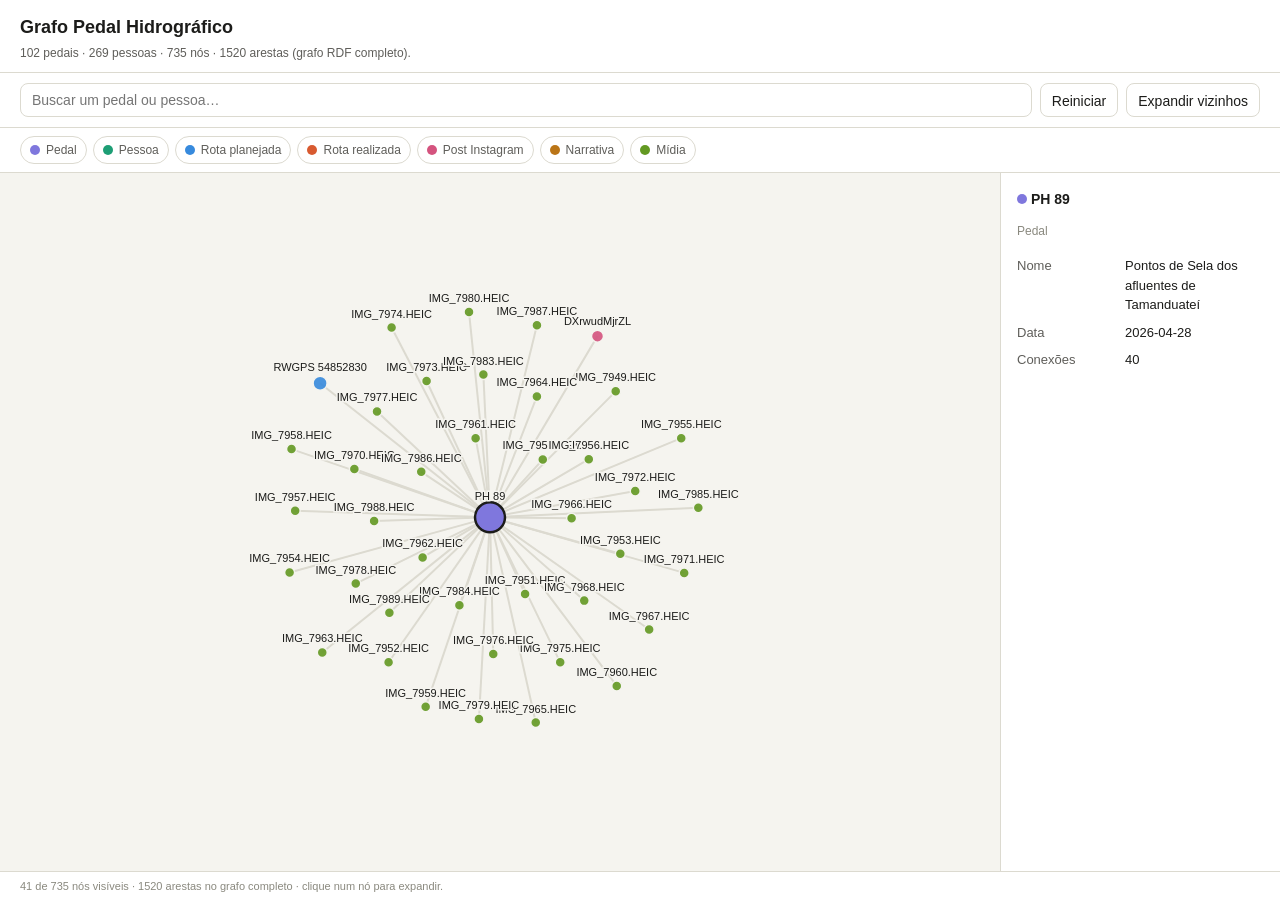
<file: ontology/explorer.html>
<!DOCTYPE html>
<html lang="pt-BR">
<head>
<meta charset="utf-8" />
<meta name="viewport" content="width=device-width, initial-scale=1" />
<title>Grafo Pedal Hidrográfico</title>
<style>
:root{
 --bg:#ffffff;--bg2:#f5f4ef;--bg3:#ebe9e1;--text:#1c1c1a;--text2:#5f5e5a;
 --text3:#8a897f;--border:#dcdad0;--accent:#534ab7;--accent2:#7f77dd;
}
@media (prefers-color-scheme:dark){
 :root{--bg:#1c1b19;--bg2:#262521;--bg3:#33322c;--text:#ececec;
  --text2:#a5a49d;--text3:#76756d;--border:#3a3930;--accent:#afa9ec;--accent2:#7f77dd;}
}
*{box-sizing:border-box}
html,body{margin:0;height:100%}
body{background:var(--bg);color:var(--text);
 font-family:-apple-system,BlinkMacSystemFont,"Segoe UI",Roboto,Helvetica,Arial,sans-serif;
 font-size:14px;line-height:1.5;display:flex;flex-direction:column;height:100vh}
header{padding:14px 20px 10px;border-bottom:1px solid var(--border)}
h1{margin:0;font-size:18px;font-weight:600}
header p{margin:3px 0 0;font-size:12px;color:var(--text2)}
.bar{display:flex;gap:8px;align-items:center;padding:10px 20px;flex-wrap:wrap;
 border-bottom:1px solid var(--border)}
input,button{font:inherit;border:1px solid var(--border);border-radius:8px;
 background:var(--bg);color:var(--text);padding:7px 11px;height:34px}
input{flex:1;min-width:170px}
button{cursor:pointer}
button:hover{background:var(--bg2)}
.legend{display:flex;flex-wrap:wrap;gap:6px;padding:8px 20px;border-bottom:1px solid var(--border)}
.chip{display:flex;align-items:center;gap:6px;font-size:12px;padding:4px 9px;
 border:1px solid var(--border);border-radius:20px;cursor:pointer;user-select:none;
 background:var(--bg);color:var(--text2)}
.chip.off{opacity:.4}
.dot{width:10px;height:10px;border-radius:50%;display:inline-block}
main{flex:1;display:flex;min-height:0}
#stage{flex:1;position:relative;background:var(--bg2)}
#g{width:100%;height:100%;display:block;touch-action:none}
aside{width:280px;border-left:1px solid var(--border);padding:16px;overflow:auto;
 background:var(--bg)}
aside h2{font-size:14px;margin:0 0 4px}
aside table{width:100%;border-collapse:collapse;font-size:13px}
aside td{padding:4px 0;vertical-align:top}
aside td:first-child{color:var(--text2);width:108px}
a{color:var(--accent)}
.edge{stroke:var(--border)}
.node{cursor:pointer}
.lbl{font-size:11px;fill:var(--text);pointer-events:none;text-anchor:middle;
 paint-order:stroke;stroke:var(--bg2);stroke-width:3px}
.muted{color:var(--text3);font-size:12px}
footer{padding:6px 20px;font-size:11px;color:var(--text3);border-top:1px solid var(--border)}
@media (max-width:720px){aside{display:none}}
</style>
</head>
<body>
<header>
 <h1>Grafo Pedal Hidrográfico</h1>
 <p id="sub">Explorador do grafo RDF — pedais, rotas, pessoas, posts, narrativas e mídia.</p>
</header>
<div class="bar">
 <input id="search" list="opts" placeholder="Buscar um pedal ou pessoa…" />
 <datalist id="opts"></datalist>
 <button id="reset">Reiniciar</button>
 <button id="expandall">Expandir vizinhos</button>
</div>
<div class="legend" id="legend"></div>
<main>
 <div id="stage"><svg id="g" viewBox="0 0 1000 640"><g id="view"></g></svg></div>
 <aside id="detail"></aside>
</main>
<footer id="foot"></footer>
<script>
var G={"nodes":[{"t":6,"l":"IMG_7946.MOV"},{"t":6,"l":"IMG_7969.MOV"},{"t":6,"l":"IMG_7981.MOV"},{"t":6,"l":"IMG_7982.MOV"},{"t":6,"l":"IMG_7947.HEIC","img":"photos/IMG_7947.jpg"},{"t":6,"l":"IMG_7948.HEIC","img":"photos/IMG_7948.jpg"},{"t":6,"l":"IMG_7949.HEIC","img":"photos/IMG_7949.jpg"},{"t":6,"l":"IMG_7950.HEIC","img":"photos/IMG_7950.jpg"},{"t":6,"l":"IMG_7951.HEIC","img":"photos/IMG_7951.jpg"},{"t":6,"l":"IMG_7952.HEIC","img":"photos/IMG_7952.jpg"},{"t":6,"l":"IMG_7953.HEIC","img":"photos/IMG_7953.jpg"},{"t":6,"l":"IMG_7954.HEIC","img":"photos/IMG_7954.jpg"},{"t":6,"l":"IMG_7955.HEIC","img":"photos/IMG_7955.jpg"},{"t":6,"l":"IMG_7956.HEIC","img":"photos/IMG_7956.jpg"},{"t":6,"l":"IMG_7957.HEIC","img":"photos/IMG_7957.jpg"},{"t":6,"l":"IMG_7958.HEIC","img":"photos/IMG_7958.jpg"},{"t":6,"l":"IMG_7959.HEIC","img":"photos/IMG_7959.jpg"},{"t":6,"l":"IMG_7960.HEIC","img":"photos/IMG_7960.jpg"},{"t":6,"l":"IMG_7961.HEIC","img":"photos/IMG_7961.jpg"},{"t":6,"l":"IMG_7962.HEIC","img":"photos/IMG_7962.jpg"},{"t":6,"l":"IMG_7963.HEIC","img":"photos/IMG_7963.jpg"},{"t":6,"l":"IMG_7964.HEIC","img":"photos/IMG_7964.jpg"},{"t":6,"l":"IMG_7965.HEIC","img":"photos/IMG_7965.jpg"},{"t":6,"l":"IMG_7966.HEIC","img":"photos/IMG_7966.jpg"},{"t":6,"l":"IMG_7967.HEIC","img":"photos/IMG_7967.jpg"},{"t":6,"l":"IMG_7968.HEIC","img":"photos/IMG_7968.jpg"},{"t":6,"l":"IMG_7970.HEIC","img":"photos/IMG_7970.jpg"},{"t":6,"l":"IMG_7971.HEIC","img":"photos/IMG_7971.jpg"},{"t":6,"l":"IMG_7972.HEIC","img":"photos/IMG_7972.jpg"},{"t":6,"l":"IMG_7973.HEIC","img":"photos/IMG_7973.jpg"},{"t":6,"l":"IMG_7974.HEIC","img":"photos/IMG_7974.jpg"},{"t":6,"l":"IMG_7975.HEIC","img":"photos/IMG_7975.jpg"},{"t":6,"l":"IMG_7976.HEIC","img":"photos/IMG_7976.jpg"},{"t":6,"l":"IMG_7977.HEIC","img":"photos/IMG_7977.jpg"},{"t":6,"l":"IMG_7978.HEIC","img":"photos/IMG_7978.jpg"},{"t":6,"l":"IMG_7979.HEIC","img":"photos/IMG_7979.jpg"},{"t":6,"l":"IMG_7980.HEIC","img":"photos/IMG_7980.jpg"},{"t":6,"l":"IMG_7983.HEIC","img":"photos/IMG_7983.jpg"},{"t":6,"l":"IMG_7984.HEIC","img":"photos/IMG_7984.jpg"},{"t":6,"l":"IMG_7985.HEIC","img":"photos/IMG_7985.jpg"},{"t":6,"l":"IMG_7986.HEIC","img":"photos/IMG_7986.jpg"},{"t":6,"l":"IMG_7987.HEIC","img":"photos/IMG_7987.jpg"},{"t":6,"l":"IMG_7988.HEIC","img":"photos/IMG_7988.jpg"},{"t":6,"l":"IMG_7989.HEIC","img":"photos/IMG_7989.jpg"},{"t":1,"l":"Carol Costa","ig":"___carol_"},{"t":1,"l":"Estavam"},{"t":1,"l":"Gabriel Mardegan","ig":"g.mardegan"},{"t":1,"l":"Jennifer Ernesto","ig":"jeniffer_ernesto"},{"t":1,"l":"John Montovani"},{"t":1,"l":"Niocelle Ramponi"},{"t":1,"l":"RogeritoZito","ig":"rogeritozito"},{"t":1,"l":"VilaRomana"},{"t":1,"l":"?3"},{"t":1,"l":"?4"},{"t":1,"l":"?5"},{"t":1,"l":"Airon Wisniewski","ig":"aironw"},{"t":1,"l":"Alana Giulia","ig":"alanagmq"},{"t":1,"l":"Ale Munhoz"},{"t":1,"l":"alex"},{"t":1,"l":"Allan Lion"},{"t":1,"l":"Amanza"},{"t":1,"l":"?Amarelo?"},{"t":1,"l":"amarmo"},{"t":1,"l":"Ana"},{"t":1,"l":"Ana Broetto"},{"t":1,"l":"Ana Terzian"},{"t":1,"l":"Ana Vieira"},{"t":1,"l":"André Menini"},{"t":1,"l":"Angela Restrepo"},{"t":1,"l":"Aryanne Estevam"},{"t":1,"l":"?Azul Adidas?"},{"t":1,"l":"Bárbara Monfriato"},{"t":1,"l":"Barbara Monfrinato"},{"t":1,"l":"Beatriz Zup"},{"t":1,"l":"Belunga","ig":"belungaonthebike"},{"t":1,"l":"?Biologa?"},{"t":1,"l":"?Branco Oculos?"},{"t":1,"l":"?BrancoOculos"},{"t":1,"l":"?BrancoSerio"},{"t":1,"l":"Brayan Gabrialdi"},{"t":1,"l":"Bruna"},{"t":1,"l":"brunabom"},{"t":1,"l":"Bruno Consentino"},{"t":1,"l":"Bruno Lucena"},{"t":1,"l":"?Cabeludo"},{"t":1,"l":"Camila Gaglianone"},{"t":1,"l":"Camila Visentainer","ig":"vis__cami"},{"t":1,"l":"?Carol?"},{"t":1,"l":"Chiara Marracini"},{"t":1,"l":"Claúdio Tourinho"},{"t":1,"l":"Dani Nath"},{"t":1,"l":"Danilo"},{"t":1,"l":"Danilofixa"},{"t":1,"l":"Dennis Goyareb"},{"t":1,"l":"Dietmunhoz"},{"t":1,"l":"?Dog?"},{"t":1,"l":"Dudugonça","ig":"eduu_gonca"},{"t":1,"l":"Dylan"},{"t":1,"l":"Elias Vergilio"},{"t":1,"l":"Elis Souza"},{"t":1,"l":"Erica Ceciliato"},{"t":1,"l":"Evandro"},{"t":1,"l":"Evandro Nunes"},{"t":1,"l":"Fernando Mafra"},{"t":1,"l":"Filipe Franco"},{"t":1,"l":"Flávia Andrade"},{"t":1,"l":"Flavinha"},{"t":1,"l":"Flavio"},{"t":1,"l":"Flavio Andrade"},{"t":1,"l":"Flavio ZN"},{"t":1,"l":"FlavioFlavio"},{"t":1,"l":"Flora"},{"t":1,"l":"Frederico Sabanay"},{"t":1,"l":"Frederico Sadanay"},{"t":1,"l":"ga"},{"t":1,"l":"Gabi gblrcnl"},{"t":1,"l":"Gesibel","ig":"gesibel_gsr"},{"t":1,"l":"Giovana Consentini"},{"t":1,"l":"giovanna"},{"t":1,"l":"Gisleine Bedendo","ig":"gibedendo"},{"t":1,"l":"GTA Leandreas","ig":"princeso.lea"},{"t":1,"l":"Guh Tavares"},{"t":1,"l":"Gui4real"},{"t":1,"l":"GuiEsquerda"},{"t":1,"l":"Gus Marques"},{"t":1,"l":"Helio Carvalho"},{"t":1,"l":"Iana"},{"t":1,"l":"Isis Rogers"},{"t":1,"l":"Jac Moura"},{"t":1,"l":"Jay Amancio"},{"t":1,"l":"Jean Michel"},{"t":1,"l":"Jeniffer Ernesto"},{"t":1,"l":"João"},{"t":1,"l":"João Iachen"},{"t":1,"l":"José"},{"t":1,"l":"Jose Pelegrini"},{"t":1,"l":"Julia Dias"},{"t":1,"l":"Julia Junqueiira"},{"t":1,"l":"Juliana Perdigão"},{"t":1,"l":"JulianaVilaRomana"},{"t":1,"l":"JulianaVilaRomana AlexandreMunhoz"},{"t":1,"l":"Julinvictus"},{"t":1,"l":"Kelvin"},{"t":1,"l":"Khas"},{"t":1,"l":"Laucrocodilo"},{"t":1,"l":"Laura"},{"t":1,"l":"Lea A"},{"t":1,"l":"Leo Azevedo"},{"t":1,"l":"Leo Perandin"},{"t":1,"l":"Leomendes"},{"t":1,"l":"Leonardo"},{"t":1,"l":"Leonardo Azevedo"},{"t":1,"l":"Leonardo Campos"},{"t":1,"l":"Leonardo Marsal"},{"t":1,"l":"Livia"},{"t":1,"l":"Lu"},{"t":1,"l":"Lucas Cronópio"},{"t":1,"l":"Lucas Movido"},{"t":1,"l":"Luccas"},{"t":1,"l":"Luis Fernando"},{"t":1,"l":"M"},{"t":1,"l":"Mãonaroda"},{"t":1,"l":"Maria Antonia Valladares"},{"t":1,"l":"Maria Goretti"},{"t":1,"l":"Maria Valladares"},{"t":1,"l":"Mariana Coan"},{"t":1,"l":"Marina Broetto"},{"t":1,"l":"Marina Marana"},{"t":1,"l":"Mateus Pedra"},{"t":1,"l":"Math BS"},{"t":1,"l":"Matheus Dalla Vecchia"},{"t":1,"l":"MayaraMaria","ig":"maynbs_"},{"t":1,"l":"micaelrodrigues"},{"t":1,"l":"Migo Dri"},{"t":1,"l":"Mina?"},{"t":1,"l":"?Moco?"},{"t":1,"l":"MTB?"},{"t":1,"l":"Nando Fresh"},{"t":1,"l":"Natasha Russa"},{"t":1,"l":"Nathalia Godardo"},{"t":1,"l":"Nathalia Scherer"},{"t":1,"l":"Nicolle Ramponi"},{"t":1,"l":"?Oculos Simpático?"},{"t":1,"l":"Ordemecaos"},{"t":1,"l":"Palo Domingos"},{"t":1,"l":"Paula Oribe"},{"t":1,"l":"Pedro Bertolucci","ig":"pebertolucci"},{"t":1,"l":"Pedro Henrique"},{"t":1,"l":"Pepe","ig":"dusfili"},{"t":1,"l":"Rafaella Telles"},{"t":1,"l":"Rafaelle Artof"},{"t":1,"l":"Ranyely"},{"t":1,"l":"Renan Fanelli"},{"t":1,"l":"Renato Roles"},{"t":1,"l":"Rittner Valente"},{"t":1,"l":"Roger Fiusa"},{"t":1,"l":"Rubens ML"},{"t":1,"l":"Samuel Leal"},{"t":1,"l":"Saulo Infects"},{"t":1,"l":"Silvio Duarte"},{"t":1,"l":"Stedelboux"},{"t":1,"l":"Tâmara Moreno"},{"t":1,"l":"Tefo Maca"},{"t":1,"l":"Thamiris Camelo"},{"t":1,"l":"Theo Magalhães","ig":"paztheo_"},{"t":1,"l":"Theo Paz"},{"t":1,"l":"Thiago Akira"},{"t":1,"l":"Tiago Ruf"},{"t":1,"l":"José Victor Borges","ig":"profetasapocalipse"},{"t":1,"l":"tomb"},{"t":1,"l":"trilheiro"},{"t":1,"l":"William Boudakian"},{"t":1,"l":"Yan"},{"t":1,"l":"yas"},{"t":1,"l":"Yasmin Alv"},{"t":1,"l":"Zé RiosRuas"},{"t":1,"l":"Zaqueu"},{"t":1,"l":"Zazzera"},{"t":1,"l":"?1"},{"t":1,"l":"?2"},{"t":1,"l":"Alana Gmq"},{"t":1,"l":"Alex Duasrodas"},{"t":1,"l":"Bruno Gama"},{"t":1,"l":"Camila Rodrigues"},{"t":1,"l":"CarolCosta"},{"t":1,"l":"Clavícula"},{"t":1,"l":"Dandarkale"},{"t":1,"l":"Danilo Dias","ig":"diasceii"},{"t":1,"l":"Edugonçalves"},{"t":1,"l":"Edvando"},{"t":1,"l":"Elisa Vergilio","ig":"elisvrg"},{"t":1,"l":"ericalatina"},{"t":1,"l":"Felipe Rodrigues"},{"t":1,"l":"Franz Hecher"},{"t":1,"l":"Gabriel Meira"},{"t":1,"l":"Guilherme Pimenta"},{"t":1,"l":"Joana Loureiro"},{"t":1,"l":"Leo CMendes"},{"t":1,"l":"Lucas Cabeça"},{"t":1,"l":"Luiz Andrade"},{"t":1,"l":"Marcello Mesquita"},{"t":1,"l":"Marina Sodré","ig":"marinalimasodre"},{"t":1,"l":"Matheus Elevada"},{"t":1,"l":"Matocando"},{"t":1,"l":"Mikael"},{"t":1,"l":"Nivia"},{"t":1,"l":"Pedro Valente"},{"t":1,"l":"Renan Neves"},{"t":1,"l":"Renatinho","ig":"elporrederenato"},{"t":1,"l":"Sandro"},{"t":1,"l":"Sara"},{"t":1,"l":"Sena"},{"t":1,"l":"Tom"},{"t":1,"l":"Vicout"},{"t":1,"l":"???"},{"t":1,"l":"Adriana Marmo"},{"t":1,"l":"Alexandre Munhoz"},{"t":1,"l":"Bruno Grafitebike"},{"t":1,"l":"Felipe Areas"},{"t":1,"l":"Guilherme Augusto","ig":"guilhermeaugust_"},{"t":1,"l":"Isis Roggers"},{"t":1,"l":"Leonardo Mendes"},{"t":1,"l":"Leticia Dutra"},{"t":1,"l":"Luana Soares"},{"t":1,"l":"Magrelante"},{"t":1,"l":"Marcele Godoy","ig":"marcelegodoy"},{"t":1,"l":"Victoria"},{"t":1,"l":"Vivi"},{"t":1,"l":"Zaia"},{"t":1,"l":"Amanda Borges","ig":"amandaborgesdf"},{"t":1,"l":"Bruno Perandin"},{"t":1,"l":"Carol Tieko","ig":"tieko_ca"},{"t":1,"l":"Chiara"},{"t":1,"l":"Delaram"},{"t":1,"l":"Edvaldo"},{"t":1,"l":"John Mantovani"},{"t":1,"l":"Matheus BS"},{"t":1,"l":"Micael Rodrigues"},{"t":1,"l":"Nivia Monteiro"},{"t":1,"l":"Pedro Ivo Matijewitsche Sperandin"},{"t":1,"l":"Andrio","ig":"andriofas"},{"t":1,"l":"brunoperandin"},{"t":1,"l":"Erica Ceci","ig":"ericabulosa"},{"t":1,"l":"Jessica Rampim","ig":"jessica.rampim"},{"t":1,"l":"Ariel","ig":"aerials.zip"},{"t":1,"l":"Gregório","ig":"gregorioguirado"},{"t":1,"l":"Olivia Leoni","ig":"oliviainoel"},{"t":1,"l":"giucuci"},{"t":1,"l":"Pedro Kozla","ig":"pedrokozla"},{"t":1,"l":"Bikesbornia","ig":"bikesbornia"},{"t":1,"l":"Estevam"},{"t":1,"l":"Gio Con"},{"t":1,"l":"José Pelegrini"},{"t":1,"l":"Amanda Giglio","ig":"_amandagiglio"},{"t":1,"l":"Julia Junqueira","ig":"djunksss"},{"t":1,"l":"thiagoneves"},{"t":1,"l":"Bruna Bom","ig":"bomcbrn"},{"t":1,"l":"Flavia Andrade","ig":"flaalien"},{"t":1,"l":"Bruno Titton","ig":"brunotitton"},{"t":1,"l":"FranzHecher","ig":"franz.arquiteto"},{"t":1,"l":"Henrique Japortuga","ig":"japortuga"},{"t":1,"l":"Zito"},{"t":1,"l":"Fabio Arantes","ig":"fabiotarantes"},{"t":1,"l":"Mardegan"},{"t":1,"l":"Giu Cuci","ig":"giulianacucciolito"},{"t":1,"l":"gmard"},{"t":1,"l":"Pedpaula","ig":"pedpaula"},{"t":1,"l":"Thiago Neves","ig":"thiagonevesbike"},{"t":1,"l":"Lume","ig":"lu.campos2087"},{"t":1,"l":"Fetiche","ig":"gabrieltunes"},{"t":1,"l":"Anaju","ig":"anajucano"},{"t":1,"l":"Alef","ig":"adrn_alef"},{"t":1,"l":"Danilo Lessa Bernardineli","ig":"dandanlessa"},{"t":0,"l":"PH 85","title":"A Voçoroca e o Pântano","date":"2025-03-25"},{"t":0,"l":"PH 93","title":"Ziguezaguear a Crista do Morumbi","date":"2025-05-20"},{"t":0,"l":"PH 83","title":"Histórico pelo entorno do Cassandoca","date":"2026-03-18"},{"t":0,"l":"PH 84","title":"Horta do Parque do Rio Bixiga","date":"2026-03-22"},{"t":0,"l":"Crista de Perdizes, Altos do Água Preta, Tiburtino e Mercedes","title":"Crista de Perdizes, Altos do Água Preta, Tiburtino e Mercedes","date":"2024-10-15","cat":"regular"},{"t":0,"l":"Margens Destras do Baixo Jaguaré","title":"Margens Destras do Baixo Jaguaré","date":"2024-11-19","cat":"regular"},{"t":0,"l":"PH 32","title":"Rios Indígenas de Santo André","date":"2025-04-13","cat":"especial"},{"t":0,"l":"PH 91","title":"era infinitamente maio no alto rio bravo","date":"2025-05-09"},{"t":0,"l":"PH 92","title":"Crista do Lauzane, subir Água Fria e duas vilas escondidas","date":"2025-05-13"},{"t":0,"l":"PH 36","title":"Sopés da Cantareira: Alto Piqueri e Tremembé","date":"2025-05-14","cat":"regular"},{"t":0,"l":"PH 62","title":"Cubatão e a Foz dos Pilões","date":"2025-10-26","cat":"especial"},{"t":0,"l":"PH 78","title":"Lavapés, Saracura e Banana: Três Constelações da origem do Carnaval Paulista","date":"2026-02-11","cat":"regular"},{"t":0,"l":"PH 82","title":"Colina da Matilde e Riacho dos Machados","date":"2026-03-04","cat":"regular"},{"t":0,"l":"PH 86","title":"Águas de Março: povo, éguas, lágrimas, alagados","date":"2026-03-31"},{"t":0,"l":"BP 4","title":"Dar tchau pra quem migra","date":"2026-04-11"},{"t":0,"l":"PH 87","title":"Várzea do Tietê e as origens do Futebol","date":"2026-04-14"},{"t":0,"l":"PH 88","title":"Da Cantareira ao Tremembé","date":"2026-04-21"},{"t":0,"l":"PH 1","title":"Água Preta e Tiburtino","date":"2024-09-09","cat":"regular"},{"t":0,"l":"Altos do Sumaré e Verde I+II","title":"Altos do Sumaré e Verde I+II","date":"2024-09-23","cat":"regular"},{"t":0,"l":"Coruja, Bellini e Parque Lapa","title":"Coruja, Bellini e Parque Lapa","date":"2024-10-01","cat":"regular"},{"t":0,"l":"Coruja e Verde","title":"Coruja e Verde","date":"2024-09-16","cat":"regular"},{"t":0,"l":"S 1","title":"Crista de Osasco","date":"2024-11-22","cat":"suado"},{"t":0,"l":"Itororó, Lavapés/Glicério e Aclimação/Cambuci","title":"Itororó, Lavapés/Glicério e Aclimação/Cambuci","date":"2024-10-24","cat":"regular"},{"t":0,"l":"Mirantes do Tietê com Pico do Urubu","title":"Mirantes do Tietê com Pico do Urubu","date":"2024-11-09","cat":"regular"},{"t":0,"l":"Margens Ocidentais do Baixo Ipiranga","title":"Margens Ocidentais do Baixo Ipiranga","date":"2024-11-12","cat":"regular"},{"t":0,"l":"BP 1","title":"Represa do Guarapiranga","date":"2024-11-20","cat":"aleatório"},{"t":0,"l":"S 2","title":"Morumbi e Antonico","date":"2024-12-06","cat":"suado"},{"t":0,"l":"PH 19","title":"Nascentes da Brasilândia","date":"2024-12-10","cat":"regular"},{"t":0,"l":"PH 80","title":"Fluindo à Deriva","date":"2026-02-18","cat":"regular"},{"t":0,"l":"O Itaquera","title":"O Itaquera","date":"","cat":"regular"},{"t":0,"l":"Santa Cecília e Saracura","title":"Santa Cecília e Saracura","date":"2024-10-08","cat":"regular"},{"t":0,"l":"S 3","title":"Jaraguá Hidrográfico","date":"2024-12-13","cat":"suado"},{"t":0,"l":"PH 22","title":"Contornar Pacaembu e Sumaré","date":"2025-01-14","cat":"regular"},{"t":0,"l":"PH 28","title":"Águas do Lavapés e Aclimação","date":"2025-03-11","cat":"regular"},{"t":0,"l":"S 4","title":"Cânions da Brasilandia","date":"2025-06-01","cat":"especial"},{"t":0,"l":"PH 17","title":"Paranapiacaba com Cachoeira","date":"2024-11-30","cat":"especial"},{"t":0,"l":"PH 24","title":"Contornar Anhangabaú","date":"2025-01-28","cat":"regular"},{"t":0,"l":"PH 61","title":"Oakland: Lake Merritt Up and down stream with a diversion by the Sausal Canyon","date":"2025-10-17","cat":"especial"},{"t":0,"l":"PH 63","title":"O arco das cumeeiras do Caaguaçu","date":"2025-10-28","cat":"regular"},{"t":0,"l":"PH 64","title":"Pontes da Ponte Rasa via Várzea do Carandiru e Baixo Cangaíba","date":"2025-11-04","cat":"regular"},{"t":0,"l":"Rampa do Sapateiro, Uberaba e Traição","title":"Rampa do Sapateiro, Uberaba e Traição","date":"","cat":"regular"},{"t":0,"l":"BT 1","title":"ABC","date":"2024-11-02","cat":"especial"},{"t":0,"l":"PH 16","title":"Água Preta e Tiburtino","date":"2024-11-26","cat":"regular"},{"t":0,"l":"PH 58","title":"Rampa do Sapateiro, Uberaba e Traição","date":"2025-09-30","cat":"regular"},{"t":0,"l":"PH 59","title":"Bico do Caaguaçu","date":"2025-10-07","cat":"regular"},{"t":0,"l":"PH 70","title":"Cabeçeiras do Ipiranga ou Desmorrodouro do Caaguaçu","date":"2025-12-17","cat":"regular"},{"t":0,"l":"PH 72","title":"Selas, Divisas e Divisores","date":"2026-01-07","cat":"regular"},{"t":0,"l":"PH 79","title":"As águas da desilusão e Urutau Modernista","date":"2026-02-12","cat":"bicipassarinhada"},{"t":0,"l":"PH 90","title":"Subir Gamelinha e Contornar Rincão pela Crista da Penha","date":"2026-05-06"},{"t":0,"l":"Sertões de Pirituba","title":"Sertões de Pirituba","date":"2024-10-29","cat":"regular"},{"t":0,"l":"Parelheiros","title":"Parelheiros","date":"2024-11-23","cat":"especial"},{"t":0,"l":"PH 69","title":"Tiburtino e córrego das corujas","date":"2025-12-10","cat":"regular"},{"t":0,"l":"PH 77","title":"Entre-bacias do Jaguaré e Pirajussara pelo ponto de sela do Sopé","date":"2026-02-04","cat":"regular"},{"t":0,"l":"Subir Rio Uberaba, descer rio Cupucê","title":"Subir Rio Uberaba, descer rio Cupucê","date":"","cat":"regular"},{"t":0,"l":"Contornar Pacaembu e Sumaré","title":"Contornar Pacaembu e Sumaré","date":"2024-11-05","cat":"regular"},{"t":0,"l":"PH 29","title":"Águas Meridionais de Osasco","date":"2025-03-26","cat":"regular"},{"t":0,"l":"PH 30","title":"Subir Pirituba, Surfar Alpes do Jaraguá e Descer Perus","date":"2025-04-01","cat":"regular"},{"t":0,"l":"S 5","title":"Parque do Juqueri e DIB","date":"2025-08-30","cat":"especial"},{"t":0,"l":"PH 57","title":"Os Três Sopés e a Ilhota de São João","date":"2025-09-24","cat":"regular"},{"t":0,"l":"PH 68","title":"Contornando Capão do Embira e Tatuapé pela Crista de Sapopemba e Vila Formosa","date":"2025-12-03","cat":"regular"},{"t":0,"l":"PH 76","title":"Caaguaçu Emboaçu e Riacho do Ipiranga","date":"2026-01-31","cat":"bicipassarinhada"},{"t":0,"l":"PH 18","title":"Contornar Iquirim e um pouco do Pirajuçara","date":"2024-12-03","cat":"regular"},{"t":0,"l":"PH 37","title":"Sertões de Pirituba 2 Margem Esquerda do Verde e Alto do Morro Grande","date":"2025-05-20","cat":"regular"},{"t":0,"l":"PH 39","title":"Água Espraiada da Foz à Nascente","date":"2025-06-03","cat":"regular"},{"t":0,"l":"PH 44","title":"Foz dos Meninos à Foz do Zavuvus pelo Riacho do Taboão e o desmorrodouro do Caaguaçu","date":"2025-07-08","cat":"regular"},{"t":0,"l":"Contornar Paraisópolis","title":"Contornar Paraisópolis","date":"2025-09-02","cat":"regular"},{"t":0,"l":"PH 55","title":"Ilhota da Guapira e Alto da Cangaíba","date":"2025-09-16","cat":"regular"},{"t":0,"l":"PH 60","title":"Águas Meridionais da Colina Histórica","date":"2025-10-21","cat":"regular"},{"t":0,"l":"PH 65","title":"Pelos Alpes do Jaraguá ao Subir Rio Pirituba e descer Rio Perus","date":"2025-11-11","cat":"regular"},{"t":0,"l":"PH 74","title":"Pontes do Itororó","date":"2026-01-21","cat":"regular"},{"t":0,"l":"SESC Consolação","title":"SESC Consolação","date":"2026-02-01","cat":"sesc"},{"t":0,"l":"PH 33","title":"Moinho Velho A Outra Margem do Ipiranga","date":"2025-04-15","cat":"regular"},{"t":0,"l":"PH 43","title":"Riacho do Divisor ao Baquivu-guaçu pelos sopés da Serra do Bananal","date":"2025-07-01","cat":"regular"},{"t":0,"l":"PH 66","title":"Marcos das antigas rotas de SP (seus relevos e relevâncias)","date":"2025-11-25","cat":"regular"},{"t":0,"l":"PH 67","title":"Recosturando Tietê e Paraíba do Sul","date":"2025-11-30","cat":"especial"},{"t":0,"l":"Verde, Anhanguera e Sapateiro","title":"Verde, Anhanguera e Sapateiro","date":"2024-10-22","cat":"regular"},{"t":0,"l":"PH 21","title":"Verde, Anhanguera e Sapateiro","date":"2025-01-07","cat":"regular"},{"t":0,"l":"BT 2","title":"Foz do Tamanduateí até sua Nascente","date":"2025-01-19","cat":"especial"},{"t":0,"l":"PH 45","title":"Pirajuçara da Foz à Nascente e Cabeçeiras do rio do Morro do S","date":"2025-07-15","cat":"regular"},{"t":0,"l":"Pontos de Sela da Média Leste","title":"Pontos de Sela da Média Leste","date":"2025-08-05","cat":"regular"},{"t":0,"l":"PH 23","title":"Crista de Sapopema","date":"2025-01-21","cat":"regular"},{"t":0,"l":"PH 27","title":"Sertões do Mandaqui","date":"2025-02-25","cat":"regular"},{"t":0,"l":"PH 31","title":"Tiquatira da Foz à Nascente","date":"2025-04-08","cat":"regular"},{"t":0,"l":"PH 35","title":"Os Vales Secos do Tietê dos Remédios à Osasco","date":"2025-05-06","cat":"regular"},{"t":0,"l":"PH 42","title":"Carapicuíba duma nascente à foz, vindo do espigão da usp e alto jaguaré","date":"2025-06-24","cat":"regular"},{"t":0,"l":"PH 20","title":"Águas de Pinheiros","date":"2024-12-17","cat":"regular"},{"t":0,"l":"PH 38","title":"Pontos de Sela do Centro-Norte","date":"2025-05-27","cat":"regular"},{"t":0,"l":"PH 40","title":"Crista da Mooca e Médio-Alto Oratório","date":"2025-06-10","cat":"regular"},{"t":0,"l":"PH 73","title":"Contornando Carandiru e Paciência","date":"2026-01-14","cat":"regular"},{"t":0,"l":"PH 34","title":"Crista do Campo Limpo via Corveta-Camacuã","date":"2025-04-22","cat":"regular"},{"t":0,"l":"PH 25","title":"Pirajuçara, Água Podre e Crista de Osasco","date":"2025-02-04","cat":"regular"},{"t":0,"l":"PH 41","title":"Águas Meridionais da Colina Histórica","date":"2025-06-17","cat":"regular"},{"t":0,"l":"PH 48","title":"Sopés da Cantareira: Tremembé, Linha Verde e Piqueri","date":"2025-08-03","cat":"regular"},{"t":0,"l":"PH 56","title":"O Trem e o Meteoro","date":"2025-09-21","cat":"especial"},{"t":0,"l":"PH 75","title":"Circundar Canindé pelas Águas do Moinho e Biquinha","date":"2026-01-28","cat":"regular"},{"t":0,"l":"PH 81","title":"Planalto de Taipas e os Cânions da Brasilândia","date":"2026-02-24","cat":"regular"},{"t":0,"l":"PH 71","title":"Bonde, Pedra e Cachoeira","date":"2025-12-23","cat":"regular"},{"t":0,"l":"PH 47","title":"Margens destras do Jaguaré, mirante da década de 40 e pastel de Oz","date":"2025-07-29","cat":"regular"},{"t":0,"l":"PH 26","title":"Cabeceiras do Ipiranga","date":"","cat":"regular"},{"t":0,"l":"PH 46","title":"Contorno Central da Enchente de 1929 e pizza no brás","date":"2025-07-22","cat":"regular"},{"t":0,"l":"PH 54","title":"1 ano","date":"2025-09-09","cat":"regular"},{"t":0,"l":"PH 89","title":"Pontos de Sela dos afluentes de Tamanduateí","date":"2026-04-28"},{"t":5,"l":"Narrativa 2025-01-19"},{"t":5,"l":"Narrativa 2025-01-21"},{"t":5,"l":"Narrativa 2025-01-28"},{"t":5,"l":"Narrativa 2025-02-04"},{"t":5,"l":"Narrativa 2025-02-25"},{"t":5,"l":"Narrativa 2025-03-11"},{"t":5,"l":"Narrativa 2025-03-26"},{"t":5,"l":"Narrativa 2025-04-01"},{"t":5,"l":"Narrativa 2025-04-08"},{"t":5,"l":"Narrativa 2025-04-15"},{"t":5,"l":"Narrativa 2025-04-22"},{"t":5,"l":"Narrativa 2025-06-01"},{"t":5,"l":"Narrativa 2025-08-30"},{"t":5,"l":"Narrativa 2025-09-30"},{"t":5,"l":"Narrativa row32"},{"t":5,"l":"Narrativa 2024-12-03"},{"t":5,"l":"Narrativa 2024-12-10"},{"t":5,"l":"Narrativa 2024-12-17"},{"t":5,"l":"Narrativa 2025-01-07"},{"t":5,"l":"Narrativa 2025-01-14"},{"t":5,"l":"Narrativa 2025-04-13"},{"t":5,"l":"Narrativa 2025-05-06"},{"t":5,"l":"Narrativa 2025-05-09"},{"t":5,"l":"Narrativa 2025-05-13"},{"t":5,"l":"Narrativa 2025-05-14"},{"t":5,"l":"Narrativa 2025-05-20"},{"t":5,"l":"Narrativa 2025-05-27"},{"t":5,"l":"Narrativa 2025-06-03"},{"t":5,"l":"Narrativa 2025-06-10"},{"t":5,"l":"Narrativa 2025-06-17"},{"t":5,"l":"Narrativa 2025-06-24"},{"t":5,"l":"Narrativa 2025-07-01"},{"t":5,"l":"Narrativa 2025-07-08"},{"t":5,"l":"Narrativa 2025-07-15"},{"t":5,"l":"Narrativa 2025-07-22"},{"t":5,"l":"Narrativa 2025-07-29"},{"t":5,"l":"Narrativa 2025-08-03"},{"t":5,"l":"Narrativa 2025-08-05"},{"t":5,"l":"Narrativa 2025-09-02"},{"t":5,"l":"Narrativa 2025-09-09"},{"t":5,"l":"Narrativa 2025-09-16"},{"t":5,"l":"Narrativa 2025-09-21"},{"t":5,"l":"Narrativa 2025-09-24"},{"t":5,"l":"Narrativa 2025-10-07"},{"t":5,"l":"Narrativa 2025-10-17"},{"t":5,"l":"Narrativa 2025-10-21"},{"t":5,"l":"Narrativa 2025-10-26"},{"t":5,"l":"Narrativa 2025-10-28"},{"t":5,"l":"Narrativa 2025-11-04"},{"t":5,"l":"Narrativa 2025-11-11"},{"t":5,"l":"Narrativa 2025-11-25"},{"t":5,"l":"Narrativa 2025-11-30"},{"t":5,"l":"Narrativa 2025-12-03"},{"t":5,"l":"Narrativa 2025-12-10"},{"t":5,"l":"Narrativa 2025-12-17"},{"t":5,"l":"Narrativa 2025-12-23"},{"t":5,"l":"Narrativa 2026-01-07"},{"t":5,"l":"Narrativa 2026-01-14"},{"t":5,"l":"Narrativa 2026-01-28"},{"t":5,"l":"Narrativa 2026-01-31"},{"t":5,"l":"Narrativa 2026-02-04"},{"t":5,"l":"Narrativa 2026-02-11"},{"t":5,"l":"Narrativa 2026-02-12"},{"t":5,"l":"Narrativa 2026-02-18"},{"t":5,"l":"Narrativa 2026-02-24"},{"t":5,"l":"Narrativa 2026-03-04"},{"t":5,"l":"Narrativa 2026-03-31"},{"t":5,"l":"Narrativa 2026-04-11"},{"t":5,"l":"Narrativa 2026-04-14"},{"t":5,"l":"Narrativa 2026-04-21"},{"t":5,"l":"Narrativa 2026-05-06"},{"t":5,"l":"Narrativa row57"},{"t":5,"l":"Narrativa row58"},{"t":5,"l":"Narrativa row59"},{"t":4,"l":"DB-P8zUOg67","url":"https://www.instagram.com/p/DB-P8zUOg67/"},{"t":4,"l":"DBhH6IpPZO3","url":"https://www.instagram.com/p/DBhH6IpPZO3/"},{"t":4,"l":"DBrLDD9u7ZE","url":"https://www.instagram.com/p/DBrLDD9u7ZE/"},{"t":4,"l":"?img_index=1","url":"https://www.instagram.com/p/DBweYi-vMXc/?img_index=1"},{"t":4,"l":"DC1bTVfuL0A","url":"https://www.instagram.com/p/DC1bTVfuL0A/"},{"t":4,"l":"?img_index=1","url":"https://www.instagram.com/p/DCQKAoVuD7f/?img_index=1"},{"t":4,"l":"DChWox3ObhU","url":"https://www.instagram.com/p/DChWox3ObhU/"},{"t":4,"l":"DCpl4FQOqFc","url":"https://www.instagram.com/p/DCpl4FQOqFc/"},{"t":4,"l":"DDF8IjTuMaK","url":"https://www.instagram.com/p/DDF8IjTuMaK/"},{"t":4,"l":"DDXvWs7ByTI","url":"https://www.instagram.com/p/DDXvWs7ByTI/"},{"t":4,"l":"DDrYzskuaZy","url":"https://www.instagram.com/p/DDrYzskuaZy/"},{"t":4,"l":"DEgLpSQOj37","url":"https://www.instagram.com/p/DEgLpSQOj37/"},{"t":4,"l":"?img_index=1","url":"https://www.instagram.com/p/DEz0L0vud94/?img_index=1"},{"t":4,"l":"DIHLiuKO-vH","url":"https://www.instagram.com/p/DIHLiuKO-vH/"},{"t":4,"l":"DJ4WBFBODqO","url":"https://www.instagram.com/p/DJ4WBFBODqO/"},{"t":4,"l":"DJSCz_SOyyS","url":"https://www.instagram.com/p/DJSCz_SOyyS/"},{"t":4,"l":"DJmCzVGuRwK","url":"https://www.instagram.com/p/DJmCzVGuRwK/"},{"t":4,"l":"DKKpRsjOxkw","url":"https://www.instagram.com/p/DKKpRsjOxkw/"},{"t":4,"l":"DKag2XjuRJd","url":"https://www.instagram.com/p/DKag2XjuRJd/"},{"t":4,"l":"DKuhIZVONOA","url":"https://www.instagram.com/p/DKuhIZVONOA/"},{"t":4,"l":"DLALcgZOaN7","url":"https://www.instagram.com/p/DLALcgZOaN7/"},{"t":4,"l":"DLSGeNfuQk6","url":"https://www.instagram.com/p/DLSGeNfuQk6/"},{"t":4,"l":"DM2jxeIOHJ6","url":"https://www.instagram.com/p/DM2jxeIOHJ6/"},{"t":4,"l":"DM9AQl_uj-j","url":"https://www.instagram.com/p/DM9AQl_uj-j/"},{"t":4,"l":"DMY_UtgOaoz","url":"https://www.instagram.com/p/DMY_UtgOaoz/"},{"t":4,"l":"DMqJrLbu66G","url":"https://www.instagram.com/p/DMqJrLbu66G/"},{"t":4,"l":"DNPJZ3JOtPZ","url":"https://www.instagram.com/p/DNPJZ3JOtPZ/"},{"t":4,"l":"?img_index=1","url":"https://www.instagram.com/p/DNgw3pBBoaV/?img_index=1"},{"t":4,"l":"DNzHbJjWDhL","url":"https://www.instagram.com/p/DNzHbJjWDhL/"},{"t":4,"l":"DO88VWtDtJj","url":"https://www.instagram.com/p/DO88VWtDtJj/"},{"t":4,"l":"DOGOOV5joSC","url":"https://www.instagram.com/p/DOGOOV5joSC/"},{"t":4,"l":"?img_index=1","url":"https://www.instagram.com/p/DOTyz43DjpV/?img_index=1"},{"t":4,"l":"DOoaZqEjqKg","url":"https://www.instagram.com/p/DOoaZqEjqKg/"},{"t":4,"l":"DOzM8syATYo","url":"https://www.instagram.com/p/DOzM8syATYo/"},{"t":4,"l":"DPhFHJSDthY","url":"https://www.instagram.com/p/DPhFHJSDthY/"},{"t":4,"l":"DPzHuRhAVjW","url":"https://www.instagram.com/p/DPzHuRhAVjW/"},{"t":4,"l":"DQ5DpR3DkW4","url":"https://www.instagram.com/p/DQ5DpR3DkW4/"},{"t":4,"l":"DQFZDYmAaCC","url":"https://www.instagram.com/p/DQFZDYmAaCC/"},{"t":4,"l":"?img_index=1","url":"https://www.instagram.com/p/DQPNof-DnxY/?img_index=1"},{"t":4,"l":"DQW54WjjobD","url":"https://www.instagram.com/p/DQW54WjjobD/"},{"t":4,"l":"DQndVvpji_q","url":"https://www.instagram.com/p/DQndVvpji_q/"},{"t":4,"l":"?img_index=1","url":"https://www.instagram.com/p/DRfuROkgcc5/?img_index=1"},{"t":4,"l":"DRnmMqYgSxz","url":"https://www.instagram.com/p/DRnmMqYgSxz/"},{"t":4,"l":"DRzyPXPDuLA","url":"https://www.instagram.com/p/DRzyPXPDuLA/"},{"t":4,"l":"DSGJhd9geOh","url":"https://www.instagram.com/p/DSGJhd9geOh/"},{"t":4,"l":"DSVgvNRAQu9","url":"https://www.instagram.com/p/DSVgvNRAQu9/"},{"t":4,"l":"DSk7MGcgTAP","url":"https://www.instagram.com/p/DSk7MGcgTAP/"},{"t":4,"l":"DTMEVNdDmcu","url":"https://www.instagram.com/p/DTMEVNdDmcu/"},{"t":4,"l":"DTd-l-TgQyf","url":"https://www.instagram.com/p/DTd-l-TgQyf/"},{"t":4,"l":"DU6gCmNARaV","url":"https://www.instagram.com/p/DU6gCmNARaV/"},{"t":4,"l":"?img_index=1","url":"https://www.instagram.com/p/DUBptxLEW6g/?img_index=1"},{"t":4,"l":"DUDeC9sjogH","url":"https://www.instagram.com/p/DUDeC9sjogH/"},{"t":4,"l":"DUJI_AnjrgP","url":"https://www.instagram.com/p/DUJI_AnjrgP/"},{"t":4,"l":"DUTydjOgXYq","url":"https://www.instagram.com/p/DUTydjOgXYq/"},{"t":4,"l":"DUoNFoEgdlN","url":"https://www.instagram.com/p/DUoNFoEgdlN/"},{"t":4,"l":"?img_index=1","url":"https://www.instagram.com/p/DUogixyDldM/?img_index=1"},{"t":4,"l":"?img_index=1","url":"https://www.instagram.com/p/DVIEJtmjmCK/?img_index=1"},{"t":4,"l":"DVbP7QsDiYA","url":"https://www.instagram.com/p/DVbP7QsDiYA/"},{"t":4,"l":"DW9UkzAEQs85hloy_Q4a05uhVxS8efAVUUOr4c0","url":"https://www.instagram.com/p/DW9UkzAEQs85hloy_Q4a05uhVxS8efAVUUOr4c0/"},{"t":4,"l":"DWB1tpeDqJO","url":"https://www.instagram.com/p/DWB1tpeDqJO/"},{"t":4,"l":"DWIIvKyDq1i","url":"https://www.instagram.com/p/DWIIvKyDq1i/"},{"t":4,"l":"DWSt3WbDg-X","url":"https://www.instagram.com/p/DWSt3WbDg-X/"},{"t":4,"l":"?img_index=1","url":"https://www.instagram.com/p/DWj9C_-Dxdq/?img_index=1"},{"t":4,"l":"DX-3psUjtYV","url":"https://www.instagram.com/p/DX-3psUjtYV/"},{"t":4,"l":"?img_index=1","url":"https://www.instagram.com/p/DXDkpWnDmEO/?img_index=1"},{"t":4,"l":"DXYDQDKjjhH","url":"https://www.instagram.com/p/DXYDQDKjjhH/"},{"t":4,"l":"DXrwudMjrZL","url":"https://www.instagram.com/p/DXrwudMjrZL/"},{"t":4,"l":"?img_index=1","url":"https://www.instagram.com/p/DYFi8wRDjFL/?img_index=1"},{"t":4,"l":"DYQyPoYDlVe","url":"https://www.instagram.com/p/DYQyPoYDlVe/"},{"t":4,"l":"DYfyG_IDhaM","url":"https://www.instagram.com/p/DYfyG_IDhaM/"},{"t":4,"l":"DL0tL4Yu7I7","url":"https://www.instagram.com/pedalhidrografico/p/DL0tL4Yu7I7/"},{"t":4,"l":"DLipKMHuCLY","url":"https://www.instagram.com/pedalhidrografico/p/DLipKMHuCLY/"},{"t":4,"l":"DMGodnSO1Qc","url":"https://www.instagram.com/pedalhidrografico/p/DMGodnSO1Qc/"},{"t":3,"l":"Strava 12371333101","url":"https://www.strava.com/activities/12371333101","dur":3600},{"t":3,"l":"Strava 12429205174","url":"https://www.strava.com/activities/12429205174","dur":3120},{"t":3,"l":"Strava 12491464227","url":"https://www.strava.com/activities/12491464227","dur":3600},{"t":3,"l":"Strava 12553198540","url":"https://www.strava.com/activities/12553198540","dur":5400},{"t":3,"l":"Strava 12610694157","url":"https://www.strava.com/activities/12610694157","dur":5400},{"t":3,"l":"Strava 12722429137","url":"https://www.strava.com/activities/12722429137","dur":7200},{"t":3,"l":"Strava 12738152353","url":"https://www.strava.com/activities/12738152353","dur":5160},{"t":3,"l":"Strava 12778430969","url":"https://www.strava.com/activities/12778430969"},{"t":3,"l":"Strava 12807998180","url":"https://www.strava.com/activities/12807998180","dur":12600},{"t":3,"l":"Strava 12833693865","url":"https://www.strava.com/activities/12833693865","dur":6180},{"t":3,"l":"Strava 12863105194","url":"https://www.strava.com/activities/12863105194","dur":19200},{"t":3,"l":"Strava 12888465226","url":"https://www.strava.com/activities/12888465226","dur":4740},{"t":3,"l":"Strava 12941059108","url":"https://www.strava.com/activities/12941059108","dur":6720},{"t":3,"l":"Strava 12947693607","url":"https://www.strava.com/activities/12947693607","dur":10800},{"t":3,"l":"Strava 12958186755","url":"https://www.strava.com/activities/12958186755","dur":11160},{"t":3,"l":"Strava 12967661042","url":"https://www.strava.com/activities/12967661042","dur":11700},{"t":3,"l":"Strava 12993978327","url":"https://www.strava.com/activities/12993978327","dur":3600},{"t":3,"l":"Strava 13019339506","url":"https://www.strava.com/activities/13019339506","dur":20160},{"t":3,"l":"Strava 13042450707","url":"https://www.strava.com/activities/13042450707","dur":9000},{"t":3,"l":"Strava 13090380478","url":"https://www.strava.com/activities/13090380478","dur":4800},{"t":3,"l":"Strava 13107838743","url":"https://www.strava.com/activities/13107838743","dur":9300},{"t":3,"l":"Strava 13139317867","url":"https://www.strava.com/activities/13139317867","dur":8100},{"t":3,"l":"Strava 13296154816","url":"https://www.strava.com/activities/13296154816","dur":7200},{"t":3,"l":"Strava 13358311839","url":"https://www.strava.com/activities/13358311839","dur":7200},{"t":3,"l":"Strava 13399227086","url":"https://www.strava.com/activities/13399227086","dur":10200},{"t":3,"l":"Strava 13419610923","url":"https://www.strava.com/activities/13419610923","dur":7560},{"t":3,"l":"Strava 13480213979","url":"https://www.strava.com/activities/13480213979","dur":6000},{"t":3,"l":"Strava 13543045449","url":"https://www.strava.com/activities/13543045449","dur":6000},{"t":3,"l":"Strava 13605202516","url":"https://www.strava.com/activities/13605202516","dur":5400},{"t":3,"l":"Strava 13729139008","url":"https://www.strava.com/activities/13729139008","dur":6660},{"t":3,"l":"Strava 13857956230","url":"https://www.strava.com/activities/13857956230","dur":4020},{"t":3,"l":"Strava 13988925441","url":"https://www.strava.com/activities/13988925441","dur":6360},{"t":3,"l":"Strava 14054565189#kudos","url":"https://www.strava.com/activities/14054565189#kudos","dur":5400},{"t":3,"l":"Strava 14122827694","url":"https://www.strava.com/activities/14122827694","dur":5760},{"t":3,"l":"Strava 14167917821","url":"https://www.strava.com/activities/14167917821","dur":11400},{"t":3,"l":"Strava 14190280578","url":"https://www.strava.com/activities/14190280578","dur":6900},{"t":3,"l":"Strava 14258680358","url":"https://www.strava.com/activities/14258680358","dur":6480},{"t":3,"l":"RWGPS 279596009","url":"https://ridewithgps.com/trips/279596009","dur":5940},{"t":3,"l":"RWGPS 285431973","url":"https://ridewithgps.com/trips/285431973","dur":5460},{"t":3,"l":"RWGPS 288284179","url":"https://ridewithgps.com/trips/288284179","dur":6480},{"t":3,"l":"RWGPS 290331507","url":"https://ridewithgps.com/trips/290331507","dur":8400},{"t":3,"l":"RWGPS 291236864","url":"https://ridewithgps.com/trips/291236864","dur":5520},{"t":3,"l":"RWGPS 294299175","url":"https://ridewithgps.com/trips/294299175","dur":7560},{"t":3,"l":"Strava 14838686871","url":"https://www.strava.com/activities/14838686871","dur":7200},{"t":3,"l":"RWGPS 300137522","url":"https://ridewithgps.com/trips/300137522","dur":6720},{"t":3,"l":"RWGPS 302950571","url":"https://ridewithgps.com/trips/302950571","kj":421,"dur":6240},{"t":3,"l":"RWGPS 305657534","url":"https://ridewithgps.com/trips/305657534","kj":482,"dur":6900},{"t":3,"l":"RWGPS 308448012","url":"https://ridewithgps.com/trips/308448012","kj":415,"dur":7920},{"t":3,"l":"RWGPS 311291182","url":"https://ridewithgps.com/trips/311291182","kj":220,"dur":4560},{"t":3,"l":"Strava 15282241846","url":"https://www.strava.com/activities/15282241846","dur":5400},{"t":3,"l":"RWGPS 315904182","url":"https://ridewithgps.com/trips/315904182","kj":462,"dur":7200},{"t":3,"l":"RWGPS 316651618","url":"https://ridewithgps.com/trips/316651618","kj":420,"dur":6120},{"t":3,"l":"RWGPS 319368371","url":"https://ridewithgps.com/trips/319368371","kj":410,"dur":6720},{"t":3,"l":"RWGPS 322119459","url":"https://ridewithgps.com/trips/322119459","kj":460,"dur":6600},{"t":3,"l":"RWGPS 324857605","url":"https://ridewithgps.com/trips/324857605","kj":430,"dur":7440},{"t":3,"l":"RWGPS 326339300","url":"https://ridewithgps.com/trips/326339300","kj":1500,"dur":14880},{"t":3,"l":"RWGPS 327543738","url":"https://ridewithgps.com/trips/327543738","dur":4680},{"t":3,"l":"RWGPS 330379448","url":"https://ridewithgps.com/trips/330379448","kj":187,"dur":3720},{"t":3,"l":"RWGPS 333090201","url":"https://ridewithgps.com/trips/333090201","kj":430,"dur":7080},{"t":3,"l":"RWGPS 335069883","url":"https://ridewithgps.com/trips/335069883","kj":840,"dur":13440},{"t":3,"l":"RWGPS 335750323","url":"https://ridewithgps.com/trips/335750323","kj":406,"dur":6240},{"t":3,"l":"Strava 15994354843","url":"https://www.strava.com/activities/15994354843","dur":4800},{"t":3,"l":"Strava 16070021126","url":"https://www.strava.com/activities/16070021126","dur":5400},{"t":3,"l":"RWGPS 344028067","url":"https://ridewithgps.com/trips/344028067","kj":707,"dur":7380},{"t":3,"l":"Strava 16224182565","url":"https://www.strava.com/activities/16224182565","dur":6600},{"t":3,"l":"Strava 16267677209","url":"https://www.strava.com/activities/16267677209","dur":16680},{"t":3,"l":"RWGPS 346950672","url":"https://ridewithgps.com/trips/346950672","kj":428,"dur":8520},{"t":3,"l":"RWGPS 348691077","url":"https://ridewithgps.com/trips/348691077","kj":586,"dur":7920},{"t":3,"l":"RWGPS 350404430","url":"https://ridewithgps.com/trips/350404430","dur":4860},{"t":3,"l":"RWGPS 353457418","url":"https://ridewithgps.com/trips/353457418","kj":215,"dur":5160},{"t":3,"l":"RWGPS 354403157","url":"https://ridewithgps.com/trips/354403157","kj":856,"dur":11880},{"t":3,"l":"RWGPS 354892806","url":"https://ridewithgps.com/trips/354892806","kj":263,"dur":5280},{"t":3,"l":"RWGPS 355953360","url":"https://ridewithgps.com/trips/355953360","kj":215,"dur":5160},{"t":3,"l":"RWGPS 356838976","url":"https://ridewithgps.com/trips/356838976","kj":303,"dur":4920},{"t":3,"l":"RWGPS 357697426","url":"https://ridewithgps.com/trips/357697426","kj":309,"dur":8160},{"t":3,"l":"Strava 16974924803","url":"https://www.strava.com/activities/16974924803"},{"t":3,"l":"Strava 17054364736","url":"https://www.strava.com/activities/17054364736"},{"t":3,"l":"Strava 17134516397","url":"https://www.strava.com/activities/17134516397"},{"t":3,"l":"Strava 17212878506","url":"https://www.strava.com/activities/17212878506"},{"t":3,"l":"Strava 17239828627","url":"https://www.strava.com/activities/17239828627"},{"t":3,"l":"Strava 17252852597","url":"https://www.strava.com/activities/17252852597"},{"t":3,"l":"Strava 17371623151","url":"https://www.strava.com/activities/17371623151"},{"t":3,"l":"Strava 17443151616","url":"https://www.strava.com/activities/17443151616"},{"t":3,"l":"RWGPS 367658633","url":"https://ridewithgps.com/trips/367658633","kj":328,"dur":5340},{"t":3,"l":"Strava 17608489037","url":"https://www.strava.com/activities/17608489037"},{"t":3,"l":"Strava 17774423605","url":"https://www.strava.com/activities/17774423605"},{"t":2,"l":"RWGPS 49272994","url":"https://ridewithgps.com/routes/49272994","kj":614},{"t":2,"l":"RWGPS 53879757","url":"https://ridewithgps.com/routes/53879757"},{"t":2,"l":"RWGPS 54320499","url":"https://ridewithgps.com/routes/54320499"},{"t":2,"l":"RWGPS 54356024","url":"https://ridewithgps.com/routes/54356024","kj":372},{"t":2,"l":"RWGPS 54581247","url":"https://ridewithgps.com/routes/54581247","kj":336},{"t":2,"l":"RWGPS 54745946","url":"https://ridewithgps.com/routes/54745946","kj":385},{"t":2,"l":"RWGPS 54852830","url":"https://ridewithgps.com/routes/54852830","kj":356},{"t":2,"l":"RWGPS 54984116","url":"https://ridewithgps.com/routes/54984116","kj":388},{"t":2,"l":"RWGPS 55017982","url":"https://ridewithgps.com/routes/55017982","kj":293},{"t":2,"l":"RWGPS 55184087","url":"https://ridewithgps.com/routes/55184087","kj":396},{"t":2,"l":"RWGPS 48691963","url":"https://ridewithgps.com/routes/48691963","kj":600},{"t":2,"l":"RWGPS 49005652","url":"https://ridewithgps.com/routes/49005652","kj":1700},{"t":2,"l":"RWGPS 49029471","url":"https://ridewithgps.com/routes/49029471","kj":260},{"t":2,"l":"RWGPS 49100612","url":"https://ridewithgps.com/routes/49100612","kj":750},{"t":2,"l":"RWGPS 49106874","url":"https://ridewithgps.com/routes/49106874","kj":789},{"t":2,"l":"RWGPS 49182910","url":"https://ridewithgps.com/routes/49182910","kj":400},{"t":2,"l":"RWGPS 49195254","url":"https://ridewithgps.com/routes/49195254","kj":650},{"t":2,"l":"RWGPS 49195385","url":"https://ridewithgps.com/routes/49195385","kj":417},{"t":2,"l":"RWGPS 49195389","url":"https://ridewithgps.com/routes/49195389","kj":245},{"t":2,"l":"RWGPS 49195401","url":"https://ridewithgps.com/routes/49195401","kj":290},{"t":2,"l":"RWGPS 49195439","url":"https://ridewithgps.com/routes/49195439","kj":300},{"t":2,"l":"RWGPS 49195458","url":"https://ridewithgps.com/routes/49195458","kj":850},{"t":2,"l":"RWGPS 49225969","url":"https://ridewithgps.com/routes/49225969","kj":330},{"t":2,"l":"RWGPS 49267352","url":"https://ridewithgps.com/routes/49267352","kj":436},{"t":2,"l":"RWGPS 49272870","url":"https://ridewithgps.com/routes/49272870","kj":523},{"t":2,"l":"RWGPS 49272881","url":"https://ridewithgps.com/routes/49272881","kj":750},{"t":2,"l":"RWGPS 49272915","url":"https://ridewithgps.com/routes/49272915","kj":179},{"t":2,"l":"RWGPS 49272926","url":"https://ridewithgps.com/routes/49272926","kj":850},{"t":2,"l":"RWGPS 49272970","url":"https://ridewithgps.com/routes/49272970","kj":184},{"t":2,"l":"RWGPS 49510455","url":"https://ridewithgps.com/routes/49510455","kj":441},{"t":2,"l":"RWGPS 49567136","url":"https://ridewithgps.com/routes/49567136","kj":340},{"t":2,"l":"RWGPS 49567174","url":"https://ridewithgps.com/routes/49567174","kj":292},{"t":2,"l":"RWGPS 49671673","url":"https://ridewithgps.com/routes/49671673","kj":291},{"t":2,"l":"RWGPS 49741245","url":"https://ridewithgps.com/routes/49741245","kj":307},{"t":2,"l":"RWGPS 49924264","url":"https://ridewithgps.com/routes/49924264","kj":206},{"t":2,"l":"RWGPS 49999355","url":"https://ridewithgps.com/routes/49999355","kj":363},{"t":2,"l":"RWGPS 50149484","url":"https://ridewithgps.com/routes/50149484","kj":294},{"t":2,"l":"RWGPS 50331319","url":"https://ridewithgps.com/routes/50331319","kj":314},{"t":2,"l":"RWGPS 50411729","url":"https://ridewithgps.com/routes/50411729","kj":351},{"t":2,"l":"RWGPS 50480798","url":"https://ridewithgps.com/routes/50480798","kj":316},{"t":2,"l":"RWGPS 50737426","url":"https://ridewithgps.com/routes/50737426","kj":392},{"t":2,"l":"RWGPS 50844953","url":"https://ridewithgps.com/routes/50844953","kj":424},{"t":2,"l":"RWGPS 50943723","url":"https://ridewithgps.com/routes/50943723","kj":280},{"t":2,"l":"RWGPS 50957749","url":"https://ridewithgps.com/routes/50957749","kj":317},{"t":2,"l":"RWGPS 51051113","url":"https://ridewithgps.com/routes/51051113","kj":399},{"t":2,"l":"RWGPS 51086192","url":"https://ridewithgps.com/routes/51086192","kj":260},{"t":2,"l":"RWGPS 51391185","url":"https://ridewithgps.com/routes/51391185","kj":349},{"t":2,"l":"RWGPS 51486572","url":"https://ridewithgps.com/routes/51486572","kj":385},{"t":2,"l":"RWGPS 51588263\n","url":"https://ridewithgps.com/routes/51588263\n","kj":393},{"t":2,"l":"RWGPS 51701965","url":"https://ridewithgps.com/routes/51701965","kj":380},{"t":2,"l":"RWGPS 51812173","url":"https://ridewithgps.com/routes/51812173","kj":280},{"t":2,"l":"RWGPS 51937044","url":"https://ridewithgps.com/routes/51937044","kj":337},{"t":2,"l":"RWGPS 52046213","url":"https://ridewithgps.com/routes/52046213","kj":381},{"t":2,"l":"RWGPS 52162083","url":"https://ridewithgps.com/routes/52162083","kj":360},{"t":2,"l":"RWGPS 52165232","url":"https://ridewithgps.com/routes/52165232","kj":276},{"t":2,"l":"RWGPS 52269074","url":"https://ridewithgps.com/routes/52269074","kj":373},{"t":2,"l":"RWGPS 52515917","url":"https://ridewithgps.com/routes/52515917","kj":801},{"t":2,"l":"RWGPS 52653389","url":"https://ridewithgps.com/routes/52653389","kj":400},{"t":2,"l":"RWGPS 52776083","url":"https://ridewithgps.com/routes/52776083","kj":343},{"t":2,"l":"RWGPS 52939892","url":"https://ridewithgps.com/routes/52939892","kj":387},{"t":2,"l":"RWGPS 52981759","url":"https://ridewithgps.com/routes/52981759","kj":416},{"t":2,"l":"RWGPS 53113256","url":"https://ridewithgps.com/routes/53113256","kj":392},{"t":2,"l":"RWGPS 53123125","url":"https://ridewithgps.com/routes/53123125","kj":694},{"t":2,"l":"RWGPS 53205838","url":"https://ridewithgps.com/routes/53205838","kj":390},{"t":2,"l":"RWGPS 53380438","url":"https://ridewithgps.com/routes/53380438","kj":918},{"t":2,"l":"RWGPS 53386705","url":"https://ridewithgps.com/routes/53386705","kj":267},{"t":2,"l":"RWGPS 53428447","url":"https://ridewithgps.com/routes/53428447","kj":297},{"t":2,"l":"RWGPS 53524909","url":"https://ridewithgps.com/routes/53524909","kj":275},{"t":2,"l":"RWGPS 53564416","url":"https://ridewithgps.com/routes/53564416","kj":378},{"t":2,"l":"RWGPS 53660982","url":"https://ridewithgps.com/routes/53660982","kj":301},{"t":2,"l":"RWGPS 53715166","url":"https://ridewithgps.com/routes/53715166","kj":359},{"t":2,"l":"RWGPS 53755124","url":"https://ridewithgps.com/routes/53755124"},{"t":2,"l":"RWGPS 53832056","url":"https://ridewithgps.com/routes/53832056","kj":330},{"t":2,"l":"RWGPS 53853791","url":"https://ridewithgps.com/routes/53853791","kj":149},{"t":2,"l":"RWGPS 53947457","url":"https://ridewithgps.com/routes/53947457","kj":280},{"t":2,"l":"RWGPS 53954783","url":"https://ridewithgps.com/routes/53954783","kj":204},{"t":2,"l":"RWGPS 54024668","url":"https://ridewithgps.com/routes/54024668"},{"t":2,"l":"RWGPS 54149967","url":"https://ridewithgps.com/routes/54149967","kj":287},{"t":2,"l":"RWGPS 54149999","url":"https://ridewithgps.com/routes/54149999"},{"t":2,"l":"RWGPS 54150035","url":"https://ridewithgps.com/routes/54150035"},{"t":2,"l":"RWGPS 54435190","url":"https://ridewithgps.com/routes/54435190","kj":104},{"t":2,"l":"RWGPS 48970565","url":"https://ridewithgps.com/routes/48970565","kj":370},{"t":2,"l":"RWGPS 49195396","url":"https://ridewithgps.com/routes/49195396","kj":271},{"t":2,"l":"RWGPS 49272936","url":"https://ridewithgps.com/routes/49272936","kj":142},{"t":2,"l":"RWGPS 50150417","url":"https://ridewithgps.com/routes/50150417","kj":306},{"t":2,"l":"RWGPS 51282559","url":"https://ridewithgps.com/routes/51282559","kj":340},{"t":2,"l":"RWGPS 52165449","url":"https://ridewithgps.com/routes/52165449","kj":358}],"edges":[[313,651,0],[314,657,0],[315,724,0],[316,650,0],[318,672,0],[319,661,0],[320,656,0],[323,710,0],[324,727,0],[325,719,0],[326,728,0],[327,728,0],[328,652,0],[329,653,0],[330,731,0],[413,731,0],[331,674,0],[332,665,0],[333,676,0],[334,673,0],[335,668,0],[336,659,0],[337,660,0],[339,648,0],[340,670,0],[342,703,0],[343,666,0],[344,664,0],[345,729,0],[367,729,0],[346,682,0],[348,675,0],[349,678,0],[350,708,0],[351,709,0],[352,711,0],[353,734,0],[356,734,0],[354,669,0],[355,693,0],[357,707,0],[358,715,0],[359,717,0],[360,723,0],[361,655,0],[362,667,0],[363,662,0],[364,725,0],[365,649,0],[366,701,0],[368,683,0],[369,732,0],[381,732,0],[371,706,0],[372,714,0],[373,721,0],[374,663,0],[375,689,0],[376,690,0],[377,696,0],[378,702,0],[379,705,0],[380,733,0],[404,733,0],[382,726,0],[384,685,0],[385,695,0],[386,713,0],[387,712,0],[388,730,0],[389,730,0],[390,658,0],[391,697,0],[392,700,0],[393,677,0],[394,681,0],[395,684,0],[396,687,0],[397,694,0],[398,671,0],[399,691,0],[400,692,0],[401,718,0],[402,686,0],[403,679,0],[405,688,0],[406,704,0],[407,720,0],[408,722,0],[409,716,0],[410,699,0],[411,680,0],[412,698,0],[414,654,0],[315,647,1],[318,574,1],[319,596,1],[323,627,1],[324,643,1],[325,646,1],[330,562,1],[331,564,1],[332,565,1],[333,563,1],[334,576,1],[335,568,1],[336,572,1],[337,573,1],[338,575,1],[340,581,1],[342,615,1],[343,566,1],[344,582,1],[345,585,1],[346,592,1],[347,602,1],[348,579,1],[349,588,1],[350,625,1],[351,628,1],[352,629,1],[353,616,1],[354,570,1],[355,578,1],[356,623,1],[357,624,1],[358,635,1],[359,637,1],[360,644,1],[362,569,1],[363,577,1],[364,634,1],[366,614,1],[367,571,1],[368,593,1],[369,594,1],[370,617,1],[371,622,1],[372,633,1],[373,641,1],[374,580,1],[375,600,1],[376,603,1],[377,608,1],[378,618,1],[379,620,1],[380,626,1],[381,630,1],[382,639,1],[383,642,1],[384,597,1],[385,607,1],[386,631,1],[387,632,1],[388,567,1],[389,584,1],[390,586,1],[391,609,1],[392,613,1],[393,587,1],[394,591,1],[395,595,1],[396,599,1],[397,606,1],[398,583,1],[399,601,1],[400,604,1],[401,638,1],[402,598,1],[403,589,1],[404,605,1],[405,612,1],[406,621,1],[407,640,1],[408,645,1],[409,636,1],[410,611,1],[411,590,1],[412,610,1],[413,619,1],[562,731,2],[619,731,2],[563,676,2],[564,674,2],[565,665,2],[566,666,2],[567,730,2],[584,730,2],[568,668,2],[569,667,2],[570,669,2],[571,729,2],[585,729,2],[572,659,2],[573,660,2],[574,672,2],[576,673,2],[577,662,2],[578,693,2],[579,675,2],[580,663,2],[581,670,2],[582,664,2],[583,671,2],[586,658,2],[587,677,2],[588,678,2],[589,679,2],[590,680,2],[591,681,2],[592,682,2],[593,683,2],[594,732,2],[630,732,2],[595,684,2],[596,661,2],[597,685,2],[598,686,2],[599,687,2],[600,689,2],[601,691,2],[603,690,2],[604,692,2],[605,733,2],[626,733,2],[606,694,2],[607,695,2],[608,696,2],[609,697,2],[610,698,2],[611,699,2],[612,688,2],[613,700,2],[614,701,2],[615,703,2],[616,734,2],[623,734,2],[618,702,2],[620,705,2],[621,704,2],[622,706,2],[624,707,2],[625,708,2],[627,710,2],[628,709,2],[629,711,2],[631,713,2],[632,712,2],[633,714,2],[634,725,2],[635,715,2],[636,716,2],[637,717,2],[638,718,2],[639,726,2],[640,720,2],[641,721,2],[643,727,2],[644,723,2],[645,722,2],[646,719,2],[647,724,2],[319,435,3],[320,437,3],[321,438,3],[322,439,3],[323,461,3],[324,476,3],[325,480,3],[326,481,3],[327,482,3],[328,483,3],[329,484,3],[340,431,3],[341,478,3],[342,487,3],[345,434,3],[346,420,3],[347,426,3],[349,417,3],[350,459,3],[351,462,3],[352,463,3],[353,488,3],[356,428,3],[357,458,3],[358,469,3],[359,471,3],[360,477,3],[361,485,3],[364,468,3],[365,475,3],[366,486,3],[368,421,3],[369,422,3],[370,427,3],[371,457,3],[372,467,3],[373,474,3],[374,430,3],[375,440,3],[376,442,3],[377,447,3],[378,453,3],[379,455,3],[380,460,3],[381,464,3],[384,424,3],[385,446,3],[386,465,3],[387,466,3],[389,433,3],[390,415,3],[391,448,3],[392,452,3],[393,416,3],[394,419,3],[395,423,3],[396,436,3],[397,445,3],[398,432,3],[399,441,3],[400,443,3],[401,472,3],[402,425,3],[403,418,3],[404,444,3],[405,451,3],[406,456,3],[407,473,3],[408,479,3],[409,470,3],[410,450,3],[411,429,3],[412,449,3],[413,454,3],[313,550,4],[314,558,4],[315,548,4],[316,549,4],[318,495,4],[319,502,4],[320,556,4],[321,557,4],[322,505,4],[323,527,4],[324,543,4],[325,546,4],[326,551,4],[327,547,4],[328,553,4],[329,554,4],[335,490,4],[337,494,4],[340,498,4],[341,538,4],[342,516,4],[345,501,4],[350,524,4],[351,528,4],[352,529,4],[353,517,4],[354,492,4],[355,493,4],[357,523,4],[358,534,4],[359,536,4],[360,544,4],[361,552,4],[362,491,4],[363,496,4],[364,533,4],[365,542,4],[366,515,4],[367,489,4],[371,518,4],[372,532,4],[373,541,4],[374,497,4],[375,503,4],[376,507,4],[377,559,4],[378,519,4],[379,521,4],[380,526,4],[381,525,4],[383,539,4],[385,560,4],[386,530,4],[387,531,4],[389,500,4],[391,561,4],[392,512,4],[396,504,4],[397,510,4],[398,499,4],[399,506,4],[400,508,4],[401,537,4],[404,509,4],[405,511,4],[406,522,4],[407,540,4],[408,545,4],[409,535,4],[410,514,4],[412,513,4],[413,520,4],[414,555,4],[497,430,5],[498,431,5],[499,432,5],[500,433,5],[501,434,5],[502,435,5],[503,440,5],[504,436,5],[505,439,5],[506,441,5],[507,442,5],[508,443,5],[509,444,5],[510,445,5],[511,451,5],[512,452,5],[513,449,5],[514,450,5],[515,486,5],[516,487,5],[517,488,5],[518,457,5],[519,453,5],[520,454,5],[521,455,5],[522,456,5],[523,458,5],[524,459,5],[525,464,5],[526,460,5],[527,461,5],[528,462,5],[529,463,5],[530,465,5],[531,466,5],[532,467,5],[533,468,5],[534,469,5],[535,470,5],[536,471,5],[537,472,5],[538,478,5],[540,473,5],[541,474,5],[542,475,5],[543,476,5],[544,477,5],[545,479,5],[546,480,5],[547,482,5],[551,481,5],[552,485,5],[553,483,5],[554,484,5],[556,437,5],[557,438,5],[559,447,5],[560,446,5],[561,448,5],[6,414,7],[7,414,7],[8,414,7],[9,414,7],[10,414,7],[11,414,7],[12,414,7],[13,414,7],[14,414,7],[15,414,7],[16,414,7],[17,414,7],[18,414,7],[19,414,7],[20,414,7],[21,414,7],[22,414,7],[23,414,7],[24,414,7],[25,414,7],[26,414,7],[27,414,7],[28,414,7],[29,414,7],[30,414,7],[31,414,7],[32,414,7],[33,414,7],[34,414,7],[35,414,7],[36,414,7],[37,414,7],[38,414,7],[39,414,7],[40,414,7],[41,414,7],[42,414,7],[43,414,7],[310,330,6],[312,330,6],[68,333,6],[312,333,6],[226,333,6],[310,331,6],[312,331,6],[312,332,6],[263,332,6],[312,343,6],[97,343,6],[111,343,6],[285,343,6],[307,343,6],[302,317,6],[254,388,6],[269,388,6],[293,388,6],[310,388,6],[284,388,6],[272,388,6],[312,388,6],[297,388,6],[285,388,6],[250,388,6],[307,388,6],[266,388,6],[269,335,6],[312,335,6],[302,335,6],[266,335,6],[310,362,6],[312,362,6],[302,362,6],[258,362,6],[297,362,6],[250,362,6],[307,362,6],[267,362,6],[270,354,6],[312,354,6],[258,354,6],[294,354,6],[308,354,6],[249,354,6],[307,354,6],[284,367,6],[296,367,6],[312,367,6],[226,367,6],[297,367,6],[285,367,6],[147,367,6],[252,367,6],[267,367,6],[269,336,6],[270,336,6],[312,336,6],[294,336,6],[312,337,6],[132,337,6],[308,337,6],[307,337,6],[307,318,6],[311,338,6],[310,338,6],[296,338,6],[308,338,6],[293,334,6],[312,334,6],[294,334,6],[296,363,6],[89,363,6],[312,363,6],[297,363,6],[294,363,6],[239,363,6],[307,363,6],[211,363,6],[311,355,6],[269,355,6],[310,355,6],[285,355,6],[308,355,6],[307,355,6],[266,355,6],[63,348,6],[310,348,6],[80,348,6],[312,348,6],[145,348,6],[212,348,6],[293,374,6],[310,374,6],[289,374,6],[82,374,6],[272,374,6],[312,374,6],[285,374,6],[123,374,6],[183,374,6],[293,339,6],[312,339,6],[134,339,6],[308,339,6],[312,340,6],[189,340,6],[307,340,6],[311,344,6],[293,344,6],[312,344,6],[294,344,6],[276,344,6],[311,398,6],[293,398,6],[310,398,6],[289,398,6],[312,398,6],[101,398,6],[297,398,6],[285,398,6],[308,398,6],[276,398,6],[306,398,6],[307,398,6],[267,398,6],[311,389,6],[310,389,6],[284,389,6],[271,389,6],[302,389,6],[103,389,6],[112,389,6],[236,389,6],[136,389,6],[288,389,6],[246,389,6],[310,345,6],[271,345,6],[282,345,6],[302,345,6],[311,390,6],[293,390,6],[296,390,6],[270,390,6],[312,390,6],[94,390,6],[144,390,6],[148,390,6],[308,390,6],[168,390,6],[249,390,6],[310,393,6],[73,393,6],[312,393,6],[297,393,6],[106,393,6],[128,393,6],[164,393,6],[179,393,6],[288,393,6],[246,393,6],[190,393,6],[206,393,6],[284,349,6],[271,349,6],[312,349,6],[200,349,6],[252,349,6],[254,403,6],[311,403,6],[310,403,6],[289,403,6],[312,403,6],[273,403,6],[302,403,6],[297,403,6],[304,403,6],[121,403,6],[308,403,6],[162,403,6],[241,403,6],[194,403,6],[301,403,6],[254,394,6],[311,394,6],[310,394,6],[289,394,6],[312,394,6],[90,394,6],[297,394,6],[109,394,6],[304,394,6],[308,394,6],[307,394,6],[301,394,6],[312,346,6],[276,346,6],[306,346,6],[193,346,6],[311,368,6],[312,368,6],[273,368,6],[282,368,6],[297,368,6],[304,368,6],[306,368,6],[307,368,6],[310,369,6],[222,369,6],[312,369,6],[302,369,6],[260,369,6],[308,369,6],[306,369,6],[307,369,6],[255,395,6],[311,395,6],[310,395,6],[284,395,6],[289,395,6],[312,395,6],[297,395,6],[299,395,6],[304,395,6],[238,395,6],[308,395,6],[306,395,6],[311,384,6],[284,384,6],[312,384,6],[102,384,6],[309,384,6],[299,384,6],[235,384,6],[159,384,6],[303,384,6],[178,384,6],[311,402,6],[293,402,6],[310,402,6],[296,402,6],[272,402,6],[312,402,6],[282,402,6],[115,402,6],[303,402,6],[167,402,6],[277,402,6],[306,402,6],[217,402,6],[301,402,6],[296,396,6],[224,396,6],[312,396,6],[309,396,6],[299,396,6],[277,396,6],[306,396,6],[247,396,6],[195,396,6],[203,396,6],[307,396,6],[301,396,6],[311,375,6],[296,375,6],[312,375,6],[309,375,6],[299,375,6],[300,375,6],[277,375,6],[288,375,6],[307,375,6],[311,399,6],[310,399,6],[289,399,6],[296,399,6],[298,399,6],[312,399,6],[282,399,6],[302,399,6],[299,399,6],[304,399,6],[300,399,6],[294,399,6],[301,399,6],[293,347,6],[312,347,6],[137,347,6],[307,347,6],[298,376,6],[85,376,6],[312,376,6],[297,376,6],[299,376,6],[304,376,6],[135,376,6],[155,376,6],[288,376,6],[255,400,6],[220,400,6],[311,400,6],[298,400,6],[312,400,6],[302,400,6],[309,400,6],[304,400,6],[259,400,6],[300,400,6],[264,400,6],[173,400,6],[279,400,6],[311,404,6],[296,404,6],[298,404,6],[223,404,6],[297,404,6],[299,404,6],[304,404,6],[235,404,6],[300,404,6],[130,404,6],[283,404,6],[308,404,6],[303,404,6],[201,404,6],[301,404,6],[220,397,6],[59,397,6],[289,397,6],[312,397,6],[304,397,6],[300,397,6],[143,397,6],[303,397,6],[279,397,6],[247,397,6],[251,397,6],[301,397,6],[311,385,6],[69,385,6],[296,385,6],[312,385,6],[299,385,6],[304,385,6],[300,385,6],[303,385,6],[251,385,6],[301,385,6],[311,377,6],[222,377,6],[312,377,6],[302,377,6],[299,377,6],[304,377,6],[300,377,6],[264,377,6],[303,377,6],[311,391,6],[293,391,6],[310,391,6],[312,391,6],[309,391,6],[299,391,6],[234,391,6],[300,391,6],[303,391,6],[306,391,6],[279,391,6],[55,412,6],[311,412,6],[310,412,6],[298,412,6],[86,412,6],[271,412,6],[312,412,6],[227,412,6],[98,412,6],[232,412,6],[309,412,6],[297,412,6],[116,412,6],[119,412,6],[304,412,6],[120,412,6],[259,412,6],[300,412,6],[127,412,6],[131,412,6],[283,412,6],[146,412,6],[265,412,6],[303,412,6],[181,412,6],[286,412,6],[306,412,6],[186,412,6],[279,412,6],[204,412,6],[307,412,6],[208,412,6],[56,410,6],[311,410,6],[310,410,6],[296,410,6],[298,410,6],[230,410,6],[302,410,6],[232,410,6],[309,410,6],[299,410,6],[124,410,6],[300,410,6],[283,410,6],[275,410,6],[292,410,6],[158,410,6],[303,410,6],[241,410,6],[306,410,6],[288,410,6],[199,410,6],[311,405,6],[296,405,6],[257,405,6],[298,405,6],[312,405,6],[227,405,6],[302,405,6],[104,405,6],[297,405,6],[304,405,6],[300,405,6],[286,405,6],[306,405,6],[248,405,6],[202,405,6],[311,392,6],[60,392,6],[298,392,6],[312,392,6],[122,392,6],[300,392,6],[126,392,6],[238,392,6],[277,392,6],[288,392,6],[253,392,6],[310,370,6],[270,370,6],[312,370,6],[302,370,6],[300,370,6],[294,370,6],[263,370,6],[307,370,6],[311,378,6],[310,378,6],[272,378,6],[312,378,6],[308,378,6],[160,378,6],[242,378,6],[286,378,6],[301,378,6],[311,413,6],[310,413,6],[79,413,6],[298,413,6],[223,413,6],[88,413,6],[312,413,6],[99,413,6],[230,413,6],[309,413,6],[108,413,6],[299,413,6],[117,413,6],[304,413,6],[125,413,6],[300,413,6],[260,413,6],[133,413,6],[294,413,6],[237,413,6],[308,413,6],[265,413,6],[165,413,6],[166,413,6],[242,413,6],[177,413,6],[286,413,6],[306,413,6],[205,413,6],[307,413,6],[215,413,6],[301,413,6],[221,379,6],[298,379,6],[312,379,6],[229,379,6],[302,379,6],[237,379,6],[276,379,6],[278,379,6],[197,379,6],[311,406,6],[257,406,6],[83,406,6],[298,406,6],[312,406,6],[274,406,6],[309,406,6],[110,406,6],[304,406,6],[283,406,6],[153,406,6],[303,406,6],[169,406,6],[245,406,6],[306,406,6],[196,406,6],[311,371,6],[312,371,6],[274,371,6],[291,371,6],[275,371,6],[308,371,6],[307,371,6],[301,371,6],[311,356,6],[302,356,6],[129,356,6],[261,356,6],[278,356,6],[192,356,6],[72,357,6],[298,357,6],[258,357,6],[299,357,6],[261,357,6],[303,357,6],[91,350,6],[273,350,6],[93,350,6],[180,350,6],[306,350,6],[311,380,6],[259,380,6],[300,380,6],[260,380,6],[261,380,6],[308,380,6],[265,380,6],[278,380,6],[286,380,6],[312,351,6],[309,351,6],[292,351,6],[303,351,6],[278,351,6],[311,352,6],[71,352,6],[312,352,6],[291,352,6],[308,352,6],[311,381,6],[312,381,6],[290,381,6],[302,381,6],[275,381,6],[294,381,6],[152,381,6],[308,381,6],[240,381,6],[312,386,6],[274,386,6],[309,386,6],[299,386,6],[291,386,6],[304,386,6],[292,386,6],[294,386,6],[161,386,6],[303,386,6],[66,387,6],[280,387,6],[312,387,6],[100,387,6],[309,387,6],[107,387,6],[299,387,6],[156,387,6],[303,387,6],[307,387,6],[224,372,6],[312,372,6],[302,372,6],[309,372,6],[283,372,6],[292,372,6],[150,372,6],[303,372,6],[311,364,6],[312,364,6],[290,364,6],[299,364,6],[140,364,6],[308,364,6],[306,364,6],[312,358,6],[291,358,6],[142,358,6],[264,358,6],[303,358,6],[243,358,6],[255,409,6],[311,409,6],[280,409,6],[74,409,6],[298,409,6],[312,409,6],[96,409,6],[274,409,6],[309,409,6],[291,409,6],[300,409,6],[139,409,6],[262,409,6],[303,409,6],[171,409,6],[306,409,6],[188,409,6],[248,409,6],[301,409,6],[228,359,6],[309,359,6],[275,359,6],[303,359,6],[174,359,6],[301,359,6],[256,401,6],[298,401,6],[312,401,6],[228,401,6],[290,401,6],[309,401,6],[233,401,6],[291,401,6],[304,401,6],[300,401,6],[292,401,6],[262,401,6],[303,401,6],[218,382,6],[219,382,6],[311,382,6],[310,382,6],[312,382,6],[290,382,6],[304,382,6],[292,382,6],[308,382,6],[301,382,6],[218,407,6],[219,407,6],[52,407,6],[53,407,6],[54,407,6],[311,407,6],[256,407,6],[312,407,6],[290,407,6],[302,407,6],[291,407,6],[300,407,6],[141,407,6],[149,407,6],[262,407,6],[303,407,6],[245,407,6],[307,407,6],[64,373,6],[310,373,6],[67,373,6],[225,373,6],[263,373,6],[244,373,6],[214,373,6],[268,373,6],[311,383,6],[310,383,6],[289,383,6],[282,383,6],[302,383,6],[291,383,6],[305,383,6],[163,383,6],[243,383,6],[184,383,6],[57,365,6],[77,365,6],[78,365,6],[84,365,6],[290,365,6],[304,365,6],[207,365,6],[310,360,6],[225,360,6],[312,360,6],[305,360,6],[306,360,6],[268,360,6],[290,341,6],[292,341,6],[301,341,6],[311,408,6],[256,408,6],[312,408,6],[290,408,6],[302,408,6],[309,408,6],[105,408,6],[233,408,6],[304,408,6],[300,408,6],[292,408,6],[138,408,6],[154,408,6],[244,408,6],[176,408,6],[307,408,6],[268,408,6],[301,408,6],[311,361,6],[221,361,6],[312,361,6],[92,361,6],[309,361,6],[216,361,6],[61,411,6],[65,411,6],[70,411,6],[75,411,6],[76,411,6],[87,411,6],[312,411,6],[95,411,6],[297,411,6],[113,411,6],[236,411,6],[157,411,6],[239,411,6],[308,411,6],[240,411,6],[170,411,6],[175,411,6],[182,411,6],[185,411,6],[306,411,6],[187,411,6],[288,411,6],[191,411,6],[198,411,6],[307,411,6],[257,366,6],[298,366,6],[312,366,6],[229,366,6],[309,366,6],[299,366,6],[234,366,6],[311,342,6],[312,342,6],[253,342,6],[312,353,6],[299,353,6],[304,353,6],[151,353,6],[286,353,6],[312,416,8],[312,417,8],[312,418,8],[312,419,8],[312,420,8],[312,421,8],[312,422,8],[312,429,8],[312,648,9],[312,653,9],[312,430,8],[312,431,8],[312,432,8],[312,437,8],[312,440,8],[312,441,8],[312,443,8],[312,452,8],[312,455,8],[312,456,8],[312,457,8],[312,459,8],[312,463,8],[312,464,8],[312,479,8],[312,486,8],[312,487,8],[312,660,9],[312,662,9],[312,663,9],[312,664,9],[312,665,9],[312,666,9],[312,668,9],[312,670,9],[312,671,9],[312,672,9],[312,673,9],[312,674,9],[312,676,9],[312,677,9],[312,678,9],[312,679,9],[312,680,9],[312,681,9],[312,682,9],[312,683,9],[312,684,9],[312,685,9],[312,686,9],[312,687,9],[312,689,9],[312,690,9],[312,691,9],[312,692,9],[312,694,9],[312,695,9],[312,696,9],[312,697,9],[312,698,9],[312,700,9],[312,701,9],[312,702,9],[312,703,9],[312,704,9],[312,705,9],[312,706,9],[312,708,9],[312,711,9],[312,715,9],[312,720,9],[312,722,9],[312,728,9],[312,729,9],[312,730,9],[312,731,9],[312,732,9],[312,734,9],[295,423,8],[295,439,8],[295,450,8],[295,451,8],[295,667,9],[295,688,9],[295,693,9],[295,699,9],[306,424,8],[306,436,8],[62,425,8],[309,649,9],[309,654,9],[309,655,9],[309,657,9],[309,462,8],[309,467,8],[309,471,8],[309,472,8],[309,480,8],[309,709,9],[309,714,9],[309,716,9],[309,717,9],[309,718,9],[309,719,9],[213,650,9],[311,652,9],[311,438,8],[311,442,8],[311,444,8],[311,447,8],[311,448,8],[311,449,8],[311,453,8],[311,469,8],[311,473,8],[311,476,8],[311,483,8],[311,485,8],[311,727,9],[311,733,9],[310,656,9],[310,433,8],[310,434,8],[310,437,8],[310,454,8],[310,474,8],[310,475,8],[310,477,8],[310,482,8],[310,721,9],[310,723,9],[310,728,9],[310,729,9],[310,730,9],[305,656,9],[305,437,8],[305,444,8],[305,458,8],[305,460,8],[305,462,8],[305,465,8],[305,466,8],[305,481,8],[305,707,9],[305,709,9],[305,712,9],[305,713,9],[305,728,9],[281,435,8],[281,658,9],[281,659,9],[281,661,9],[281,669,9],[118,437,8],[172,445,8],[81,446,8],[231,461,8],[231,710,9],[280,466,8],[280,712,9],[287,467,8],[287,488,8],[287,714,9],[308,468,8],[308,725,9],[298,470,8],[298,716,9],[301,478,8],[114,484,8],[210,675,9],[273,708,9],[304,720,9],[58,724,9],[312,497,10],[312,498,10],[312,499,10],[312,502,10],[312,503,10],[312,504,10],[312,506,10],[312,507,10],[312,508,10],[312,509,10],[312,510,10],[312,512,10],[312,515,10],[312,516,10],[312,518,10],[312,521,10],[312,522,10],[312,524,10],[312,525,10],[312,527,10],[312,529,10],[312,534,10],[312,540,10],[312,545,10],[312,552,10],[312,556,10],[312,559,10],[312,560,10],[310,500,10],[310,501,10],[310,541,10],[310,542,10],[306,504,10],[306,513,10],[295,505,10],[295,511,10],[287,514,10],[287,517,10],[287,532,10],[287,545,10],[311,519,10],[311,543,10],[311,557,10],[308,520,10],[308,533,10],[305,523,10],[305,528,10],[305,530,10],[305,531,10],[305,556,10],[305,561,10],[301,526,10],[301,538,10],[309,528,10],[309,532,10],[309,535,10],[309,536,10],[309,537,10],[309,546,10],[280,531,10],[209,544,10]]};
var TYPE=[
 {n:"Pedal",c:"#7F77DD",r:12},
 {n:"Pessoa",c:"#1D9E75",r:7},
 {n:"Rota planejada",c:"#378ADD",r:7},
 {n:"Rota realizada",c:"#D85A30",r:7},
 {n:"Post Instagram",c:"#D4537E",r:6},
 {n:"Narrativa",c:"#BA7517",r:6},
 {n:"Mídia",c:"#639922",r:5}
];
var adj=G.nodes.map(function(){return[];});
G.edges.forEach(function(e){adj[e[0]].push({o:e[1]});adj[e[1]].push({o:e[0]});});
var start=0,best=-1;
G.nodes.forEach(function(n,i){if(n.t===0&&adj[i].length>best){best=adj[i].length;start=i;}});
var NS="http://www.w3.org/2000/svg";
var svg=document.getElementById("g"),view=document.getElementById("view");
var detail=document.getElementById("detail"),foot=document.getElementById("foot");
var vis={},exp={},P=[],hidden={};
var sel=-1,hover=-1,heat=1,S=1,TX=500,TY=320,nbr={};
function esc(s){return String(s).replace(/[&<>"]/g,function(c){
 return{"&":"&amp;","<":"&lt;",">":"&gt;","\"":"&quot;"}[c];});}
function place(i,cx,cy){if(P[i])return;
 P[i]={x:(cx||0)+(Math.random()-.5)*90,y:(cy||0)+(Math.random()-.5)*90,vx:0,vy:0,pin:false};}
function show(i,cx,cy){if(hidden[G.nodes[i].t])return;if(!vis[i]){vis[i]=1;place(i,cx,cy);}}
function expand(i){exp[i]=1;var c=P[i]||{x:0,y:0};
 adj[i].forEach(function(e){show(e.o,c.x,c.y);});heat=1;}
function select(i){sel=i;nbr={};adj[i].forEach(function(e){nbr[e.o]=1;});renderDetail();}
function reset(){vis={};exp={};P=[];S=1;TX=500;TY=320;
 show(start,0,0);expand(start);select(start);heat=1;}
function expandAll(){Object.keys(vis).forEach(function(k){expand(+k);});heat=1;}
function tick(){
 var V=Object.keys(vis).map(Number),a,b;
 for(a=0;a<V.length;a++)for(b=a+1;b<V.length;b++){
   var pa=P[V[a]],pb=P[V[b]],dx=pa.x-pb.x,dy=pa.y-pb.y,d2=dx*dx+dy*dy||0.01;
   if(d2<160000){var d=Math.sqrt(d2),f=3400/d2;dx/=d;dy/=d;
     pa.vx+=dx*f;pa.vy+=dy*f;pb.vx-=dx*f;pb.vy-=dy*f;}}
 G.edges.forEach(function(e){var s=e[0],t=e[1];if(vis[s]&&vis[t]){
   var pa=P[s],pb=P[t],dx=pb.x-pa.x,dy=pb.y-pa.y,d=Math.hypot(dx,dy)||0.01;
   var f=(d-92)*0.016;dx/=d;dy/=d;
   pa.vx+=dx*f;pa.vy+=dy*f;pb.vx-=dx*f;pb.vy-=dy*f;}});
 V.forEach(function(i){var p=P[i];p.vx-=p.x*0.0020;p.vy-=p.y*0.0020;
   if(p.pin)return;p.vx*=0.85;p.vy*=0.85;p.x+=p.vx;p.y+=p.vy;});}
function fit(){
 var V=Object.keys(vis).map(Number);if(!V.length)return;
 var x0=1e9,y0=1e9,x1=-1e9,y1=-1e9;
 V.forEach(function(i){var p=P[i];x0=Math.min(x0,p.x);y0=Math.min(y0,p.y);
   x1=Math.max(x1,p.x);y1=Math.max(y1,p.y);});
 var w=x1-x0||1,h=y1-y0||1;
 var s=Math.min((1000-120)/w,(640-120)/h,1.8);
 var tx=500-s*(x0+x1)/2,ty=320-s*(y0+y1)/2;
 S+=(s-S)*0.1;TX+=(tx-TX)*0.1;TY+=(ty-TY)*0.1;}
function draw(){
 view.textContent="";
 G.edges.forEach(function(e){var s=e[0],t=e[1];if(vis[s]&&vis[t]){
   var a=P[s],b=P[t],ln=document.createElementNS(NS,"line");
   ln.setAttribute("x1",a.x*S+TX);ln.setAttribute("y1",a.y*S+TY);
   ln.setAttribute("x2",b.x*S+TX);ln.setAttribute("y2",b.y*S+TY);
   ln.setAttribute("class","edge");
   ln.setAttribute("stroke-width",(s===sel||t===sel)?2:1);
   view.appendChild(ln);}});
 Object.keys(vis).map(Number).forEach(function(i){
   var p=P[i],ty=TYPE[G.nodes[i].t],cx=p.x*S+TX,cy=p.y*S+TY;
   var c=document.createElementNS(NS,"circle");
   c.setAttribute("cx",cx);c.setAttribute("cy",cy);
   c.setAttribute("r",ty.r+(i===sel?3:0));
   c.setAttribute("fill",ty.c);
   c.setAttribute("stroke",i===sel?"var(--text)":"var(--bg2)");
   c.setAttribute("stroke-width",i===sel?2.5:1.5);
   c.setAttribute("class","node");c.setAttribute("data-i",i);
   c.setAttribute("opacity",exp[i]||i===sel?1:0.9);
   view.appendChild(c);
   if(G.nodes[i].t===0||i===sel||i===hover||nbr[i]){
     var tx=document.createElementNS(NS,"text"),L=G.nodes[i].l;
     tx.setAttribute("x",cx);tx.setAttribute("y",cy-ty.r-5);
     tx.setAttribute("class","lbl");
     tx.textContent=L.length>28?L.slice(0,27)+"…":L;
     view.appendChild(tx);}});
 var nv=Object.keys(vis).length;
 foot.textContent=nv+" de "+G.nodes.length+" nós visíveis · "+
   G.edges.length+" arestas no grafo completo · clique num nó para expandir.";}
function fmtDur(s){var h=Math.floor(s/3600),m=Math.round((s%3600)/60);
 return(h?h+"h ":"")+m+"min";}
function renderDetail(){
 var n=G.nodes[sel],ty=TYPE[n.t],rows=[];
 if(n.t===0){
   if(n.title&&n.title!==n.l)rows.push(["Nome",esc(n.title)]);
   if(n.date)rows.push(["Data",esc(n.date)]);
   if(n.cat)rows.push(["Categoria",esc(n.cat)]);
   rows.push(["Conexões",adj[sel].length]);
 }else if(n.t===1){
   if(n.ig)rows.push(["Instagram",'<a href="https://instagram.com/'+esc(n.ig)+
     '" target="_blank" rel="noopener">@'+esc(n.ig)+'</a>']);
   var rc=adj[sel].filter(function(e){return G.nodes[e.o].t===0;}).length;
   rows.push(["Pedais",rc]);
 }else if(n.t===2||n.t===3){
   rows.push(["Tipo",n.t===2?"Rota planejada":"Atividade registrada"]);
   if(n.kj)rows.push(["Energia",n.kj+" kJ"]);
   if(n.dur)rows.push(["Tempo em movimento",fmtDur(n.dur)]);
   if(n.url)rows.push(["Fonte",'<a href="'+esc(n.url)+
     '" target="_blank" rel="noopener">'+esc(n.l)+'</a>']);
 }else if(n.t===4){
   if(n.url)rows.push(["Link",'<a href="'+esc(n.url)+
     '" target="_blank" rel="noopener">abrir no Instagram</a>']);
 }else if(n.t===5){rows.push(["Tipo","Narrativa do pedal"]);}
 else if(n.t===6){
   rows.push(["Arquivo",esc(n.l)]);
   rows.push(["Tipo",/\.MOV$/i.test(n.l)?"Vídeo":"Foto georreferenciada"]);
   if(n.img)rows.push(["Thumbnail",'<a href="../public/'+esc(n.img)+
     '" target="_blank" rel="noopener">abrir</a>']);
 }
 var h='<h2><span class="dot" style="background:'+ty.c+'"></span> '+esc(n.l)+'</h2>'
  +'<p class="muted">'+ty.n+'</p><table>'
  +rows.map(function(r){return'<tr><td>'+r[0]+'</td><td>'+r[1]+'</td></tr>';}).join("")
  +'</table>';
 if(!exp[sel]&&adj[sel].length)
   h+='<p class="muted">Clique no nó para expandir '+adj[sel].length+' conexões.</p>';
 detail.innerHTML=h;}
var dl=document.getElementById("opts");
G.nodes.forEach(function(n){var o=document.createElement("option");o.value=n.l;dl.appendChild(o);});
document.getElementById("search").addEventListener("change",function(e){
 for(var i=0;i<G.nodes.length;i++)if(G.nodes[i].l===e.target.value){
   hidden[G.nodes[i].t]=0;syncLegend();show(i,0,0);expand(i);select(i);break;}});
document.getElementById("reset").addEventListener("click",reset);
document.getElementById("expandall").addEventListener("click",expandAll);
var lg=document.getElementById("legend");
function syncLegend(){[].forEach.call(lg.children,function(ch,t){
 ch.className="chip"+(hidden[t]?" off":"");});}
TYPE.forEach(function(t,ti){
 var ch=document.createElement("div");ch.className="chip";
 ch.innerHTML='<span class="dot" style="background:'+t.c+'"></span>'+t.n;
 ch.addEventListener("click",function(){
   hidden[ti]=hidden[ti]?0:1;
   if(hidden[ti])Object.keys(vis).forEach(function(k){
     if(G.nodes[k].t===ti){delete vis[k];delete exp[k];}});
   syncLegend();heat=Math.max(heat,0.3);});
 lg.appendChild(ch);});
var drag=null,moved=false,dx0=0,dy0=0;
svg.addEventListener("pointerdown",function(e){
 var t=e.target;if(t.getAttribute("class")==="node"){
   drag=+t.getAttribute("data-i");moved=false;dx0=e.clientX;dy0=e.clientY;
   svg.setPointerCapture(e.pointerId);}});
svg.addEventListener("pointermove",function(e){
 if(drag==null)return;
 if(Math.hypot(e.clientX-dx0,e.clientY-dy0)>4)moved=true;
 var r=svg.getBoundingClientRect();
 var sx=(e.clientX-r.left)*1000/r.width,sy=(e.clientY-r.top)*640/r.height;
 var p=P[drag];p.x=(sx-TX)/S;p.y=(sy-TY)/S;p.vx=0;p.vy=0;p.pin=true;
 heat=Math.max(heat,0.35);});
svg.addEventListener("pointerup",function(e){
 if(drag!=null){if(!moved){select(drag);if(!exp[drag])expand(drag);}P[drag].pin=false;}
 drag=null;});
svg.addEventListener("mouseover",function(e){
 if(e.target.getAttribute("class")==="node")hover=+e.target.getAttribute("data-i");});
svg.addEventListener("mouseout",function(e){
 if(e.target.getAttribute("class")==="node")hover=-1;});
function loop(){if(heat>0.012){for(var k=0;k<2;k++)tick();fit();heat*=0.978;}
 draw();requestAnimationFrame(loop);}
document.getElementById("sub").textContent=
 G.nodes.filter(function(n){return n.t===0;}).length+" pedais · "+
 G.nodes.filter(function(n){return n.t===1;}).length+" pessoas · "+
 G.nodes.length+" nós · "+G.edges.length+" arestas (grafo RDF completo).";
reset();loop();
</script>
</body>
</html>
</file>
